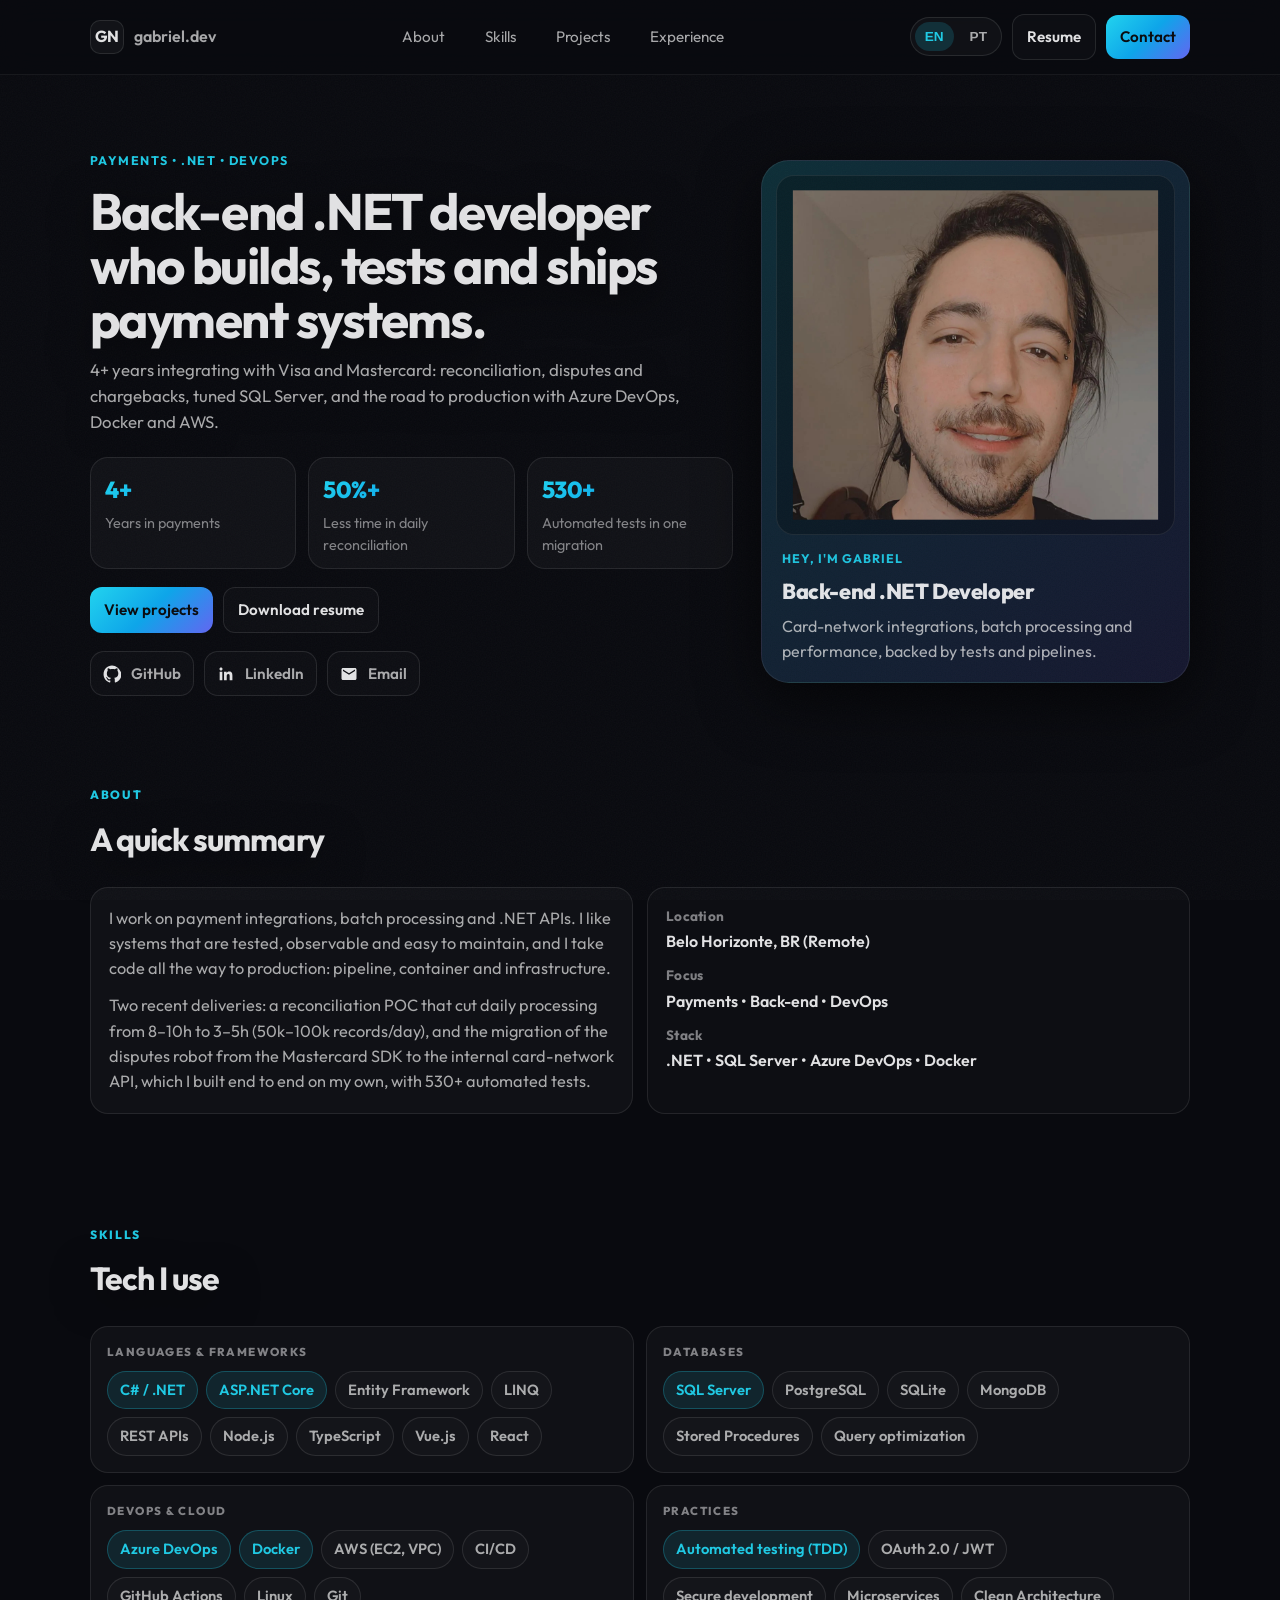
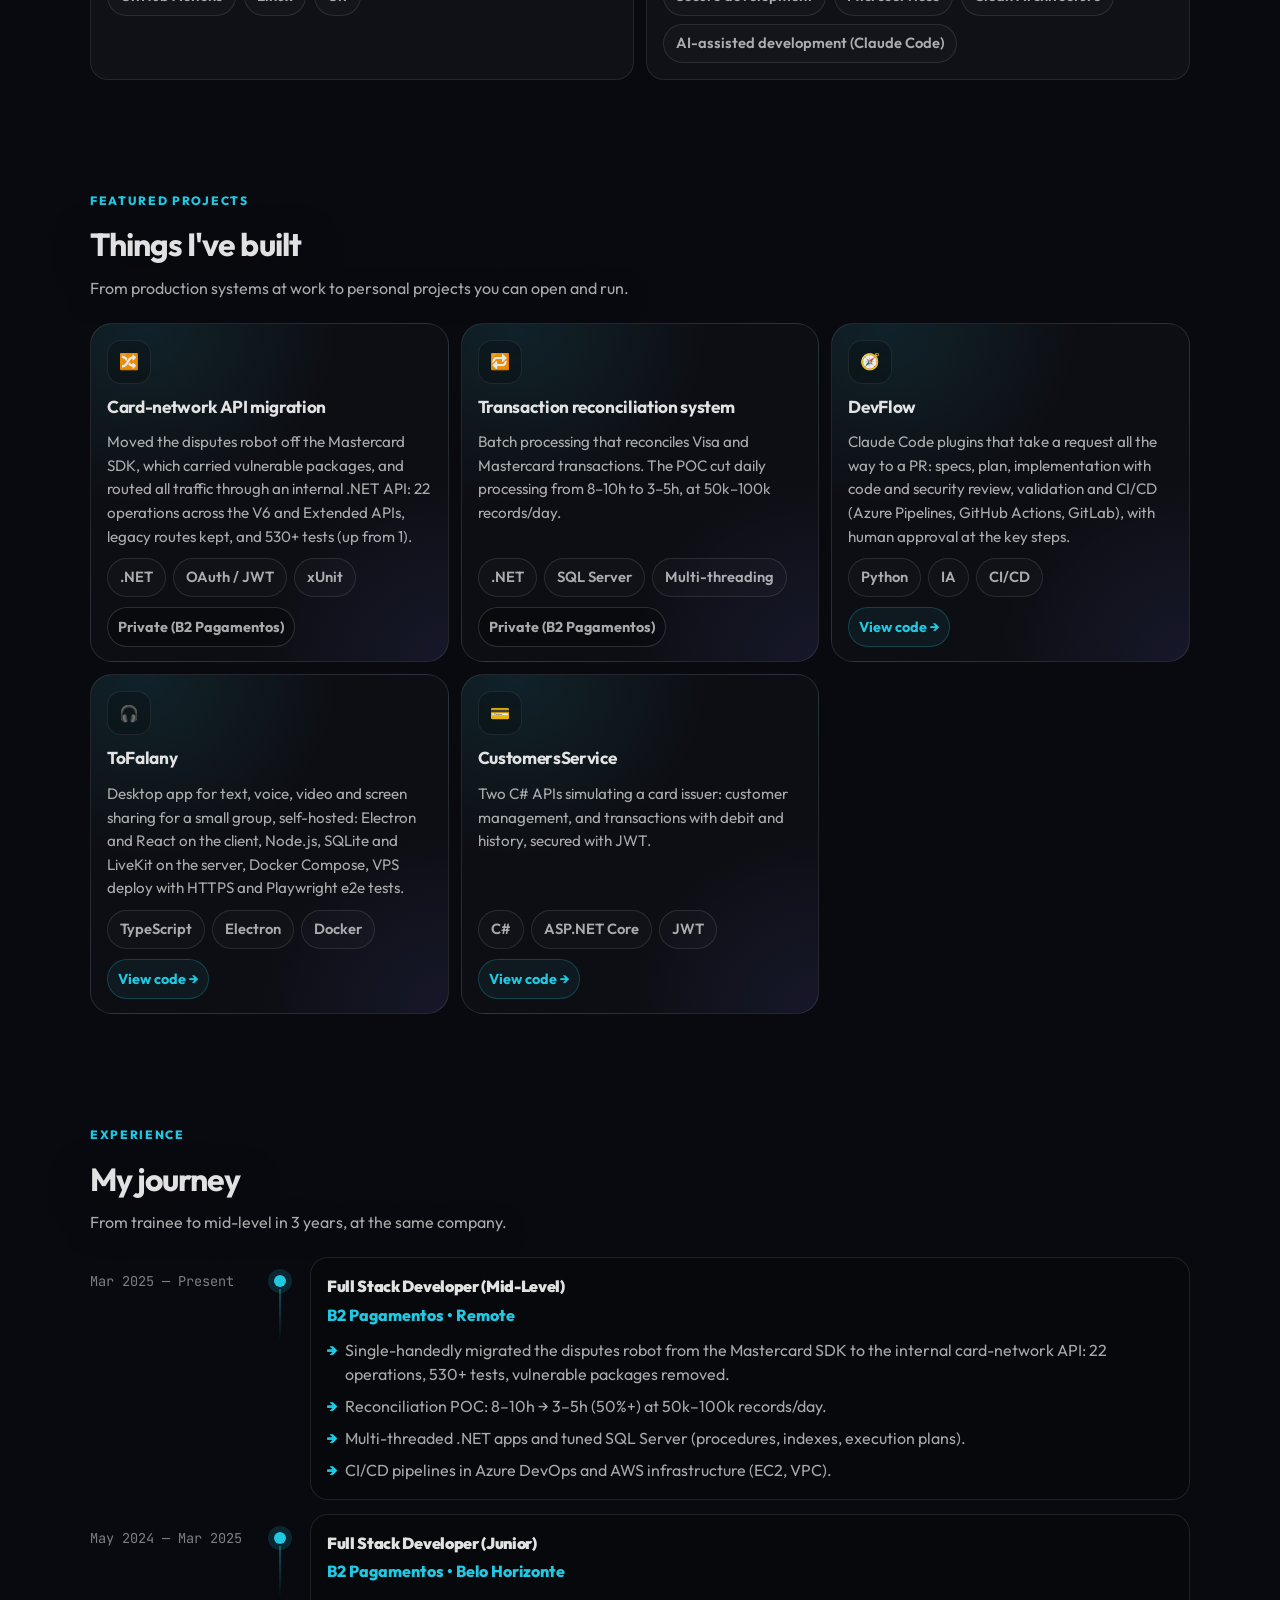
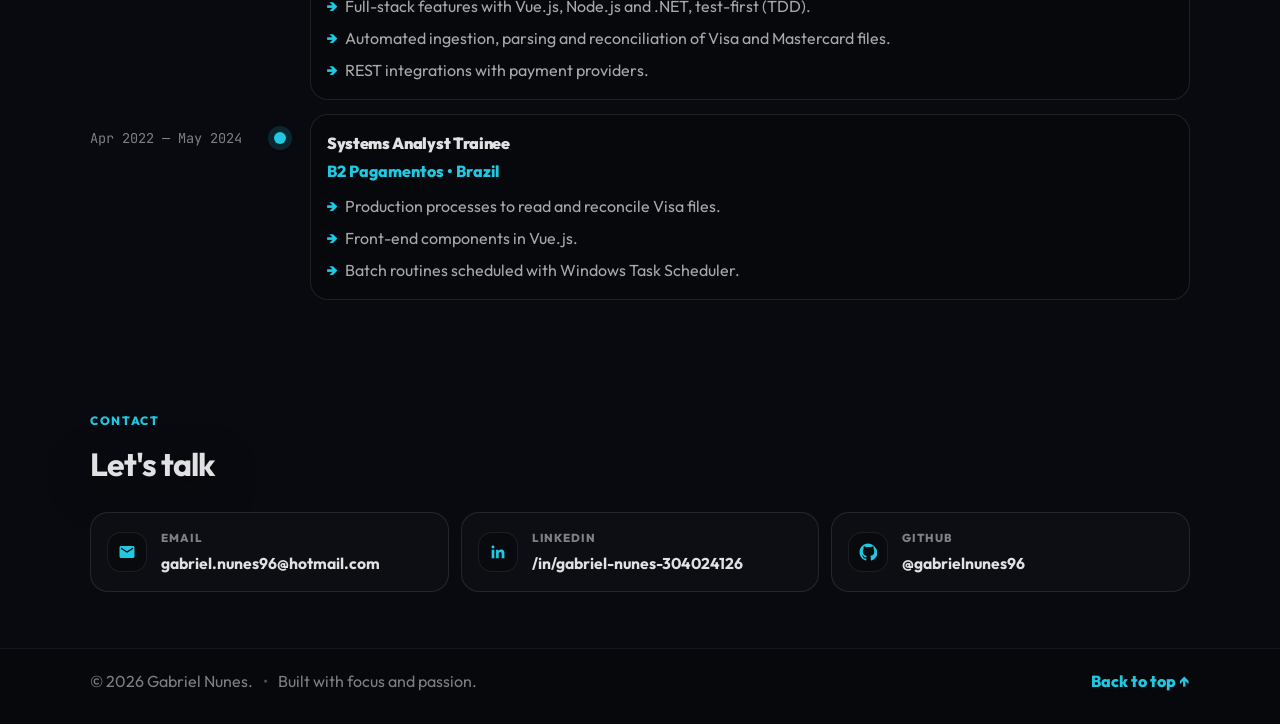
<file: index.html>
<!doctype html>
<html lang="pt-BR">
  <head>
    <meta charset="utf-8" />
    <meta name="viewport" content="width=device-width,initial-scale=1" />
    <meta name="color-scheme" content="dark light" />
    <title>Gabriel Nunes Campos — Desenvolvedor Back-end .NET</title>
    <meta
      name="description"
      content="Portfólio de Gabriel Nunes Campos — desenvolvedor back-end .NET com 4+ anos em meios de pagamento (Visa, Mastercard), SQL Server e Azure DevOps."
    />

    <link rel="preconnect" href="https://fonts.googleapis.com" />
    <link rel="preconnect" href="https://fonts.gstatic.com" crossorigin />
    <link
      href="https://fonts.googleapis.com/css2?family=Outfit:wght@300;400;500;600;700&family=JetBrains+Mono:wght@400;500&display=swap"
      rel="stylesheet"
    />

    <link rel="stylesheet" href="./assets/styles.css" />
  </head>
  <body>
    <div class="bg" aria-hidden="true">
      <canvas class="bg__canvas" id="bgCanvas"></canvas>
      <div class="bg__noise"></div>
    </div>

    <header class="topbar">
      <div class="container topbar__inner">
        <a class="brand" href="#top" aria-label="Home">
          <span class="brand__badge">GN</span>
          <span class="brand__text">gabriel.dev</span>
        </a>

        <nav class="nav" aria-label="Primary">
          <a class="nav__link" href="#about" data-i18n="nav.about">Sobre</a>
          <a class="nav__link" href="#skills" data-i18n="nav.skills">Skills</a>
          <a class="nav__link" href="#projects" data-i18n="nav.projects">Projetos</a>
          <a class="nav__link" href="#experience" data-i18n="nav.experience">Experiência</a>
        </nav>

        <div class="topbar__actions">
          <div class="lang" role="group" aria-label="Idioma">
            <button class="lang__btn" type="button" data-lang="en" aria-pressed="false">
              EN
            </button>
            <button class="lang__btn is-active" type="button" data-lang="pt" aria-pressed="true">
              PT
            </button>
          </div>
          <a
            class="btn btn--ghost"
            href="./resume/index.html?lang=pt"
            target="_blank"
            rel="noreferrer"
            data-i18n="nav.resume"
            data-resume-link
          >
            Currículo
          </a>
          <a class="btn btn--primary" href="#contact" data-i18n="nav.contact">Contato</a>
        </div>
      </div>
    </header>

    <main id="top">
      <section class="hero">
        <div class="container hero__inner">
          <div class="hero__copy">
            <div class="kicker" data-i18n="hero.kicker">Meios de pagamento • .NET • DevOps</div>
            <h1 class="hero__title" data-i18n="hero.title">
              Desenvolvedor back-end .NET que constrói, testa e coloca em produção sistemas de pagamento.
            </h1>
            <p class="hero__subtitle" data-i18n="hero.subtitle">
              4+ anos integrando com Visa e Mastercard: conciliação, disputas e chargeback, SQL Server
              otimizado e o caminho até a produção com Azure DevOps, Docker e AWS.
            </p>

            <div class="hero__stats" role="list">
              <div class="stat" role="listitem">
                <div class="stat__value">4+</div>
                <div class="stat__label" data-i18n="stats.years">Anos em meios de pagamento</div>
              </div>
              <div class="stat" role="listitem">
                <div class="stat__value">50%+</div>
                <div class="stat__label" data-i18n="stats.boost">Menos tempo na conciliação diária</div>
              </div>
              <div class="stat" role="listitem">
                <div class="stat__value">530+</div>
                <div class="stat__label" data-i18n="stats.tests">Testes automatizados numa migração</div>
              </div>
            </div>

            <div class="hero__cta">
              <a class="btn btn--primary" href="#projects" data-i18n="hero.ctaPrimary">
                Ver projetos
              </a>
              <a
                class="btn btn--ghost"
                href="./resume/Gabriel%20Nunes%20Campos%20%E2%80%94%20Curr%C3%ADculo%20-%20PT-BR.pdf"
                target="_blank"
                rel="noreferrer"
                data-i18n="hero.ctaSecondary"
                data-resume-download
              >
                Download currículo
              </a>
            </div>

            <div class="hero__chips" aria-label="Links">
              <a class="iconbtn" href="https://github.com/gabrielnunes96" target="_blank" rel="noreferrer">
                <span class="iconbtn__icon" aria-hidden="true">
                  <!-- GitHub -->
                  <svg viewBox="0 0 24 24" fill="currentColor">
                    <path
                      d="M12 .5C5.73.5.75 5.7.75 12.2c0 5.2 3.44 9.6 8.2 11.16.6.12.82-.27.82-.6 0-.3-.01-1.08-.02-2.12-3.34.75-4.04-1.67-4.04-1.67-.55-1.43-1.34-1.8-1.34-1.8-1.1-.78.08-.76.08-.76 1.22.09 1.86 1.3 1.86 1.3 1.08 1.92 2.83 1.36 3.52 1.04.11-.8.42-1.36.76-1.67-2.66-.32-5.46-1.38-5.46-6.13 0-1.36.46-2.47 1.22-3.34-.12-.31-.53-1.57.12-3.27 0 0 1-.33 3.3 1.27.96-.28 1.98-.42 3-.43 1.02.01 2.04.15 3 .43 2.3-1.6 3.3-1.27 3.3-1.27.65 1.7.24 2.96.12 3.27.76.87 1.22 1.98 1.22 3.34 0 4.77-2.8 5.8-5.47 6.12.43.39.81 1.15.81 2.31 0 1.67-.02 3.01-.02 3.42 0 .33.22.72.83.6 4.75-1.56 8.18-5.96 8.18-11.16C23.25 5.7 18.27.5 12 .5z"
                    />
                  </svg>
                </span>
                <span class="iconbtn__label">GitHub</span>
              </a>
              <a
                class="iconbtn"
                href="https://linkedin.com/in/gabriel-nunes-304024126"
                target="_blank"
                rel="noreferrer"
              >
                <span class="iconbtn__icon" aria-hidden="true">
                  <!-- LinkedIn -->
                  <svg viewBox="0 0 24 24" fill="currentColor">
                    <path
                      d="M20.45 20.45h-3.55v-5.55c0-1.32-.02-3.02-1.84-3.02-1.84 0-2.12 1.44-2.12 2.93v5.64H9.4V9h3.41v1.56h.05c.47-.9 1.64-1.84 3.38-1.84 3.62 0 4.29 2.38 4.29 5.47v6.26zM5.34 7.43c-1.14 0-2.06-.93-2.06-2.06 0-1.14.92-2.06 2.06-2.06 1.14 0 2.06.92 2.06 2.06 0 1.13-.92 2.06-2.06 2.06zM7.12 20.45H3.56V9h3.56v11.45z"
                    />
                  </svg>
                </span>
                <span class="iconbtn__label">LinkedIn</span>
              </a>
              <a class="iconbtn" href="mailto:gabriel.nunes96@hotmail.com">
                <span class="iconbtn__icon" aria-hidden="true">
                  <!-- Mail -->
                  <svg viewBox="0 0 24 24" fill="currentColor">
                    <path
                      d="M20 4H4c-1.1 0-2 .9-2 2v12c0 1.1.9 2 2 2h16c1.1 0 2-.9 2-2V6c0-1.1-.9-2-2-2zm0 4-8 5-8-5V6l8 5 8-5v2z"
                    />
                  </svg>
                </span>
                <span class="iconbtn__label" data-i18n="hero.email">E-mail</span>
              </a>
            </div>
          </div>

          <div class="hero__card" aria-label="Foto e resumo">
            <div class="avatar">
              <img
                src="./me/1-22939781.jpg"
                alt="Foto de Gabriel Nunes Campos"
                loading="lazy"
                onerror="this.remove(); document.getElementById('avatarFallback').style.display='grid';"
              />
              <div id="avatarFallback" class="avatar__fallback" aria-hidden="true">GN</div>
            </div>

            <div class="hero__meta">
              <div class="hero__hello" data-i18n="hero.hello">Olá, eu sou o Gabriel</div>
              <div class="hero__role" data-i18n="hero.role">Desenvolvedor Back-end .NET</div>
              <div class="hero__mini" data-i18n="hero.mini">
                Integrações com bandeiras, processamento em lote e performance, com testes e pipeline.
              </div>
            </div>
          </div>
        </div>
      </section>

      <section id="about" class="section">
        <div class="container">
          <div class="section__head">
            <div class="section__kicker" data-i18n="about.kicker">Sobre</div>
            <h2 class="section__title" data-i18n="about.title">Um resumo rápido</h2>
          </div>
          <div class="grid2">
            <div class="card">
              <p class="prose" data-i18n="about.p1">
                Trabalho com integrações de pagamento, processamento em lote e APIs .NET. Gosto de sistemas
                testados, observáveis e fáceis de manter, e de levar o código até a produção: pipeline,
                container e infraestrutura.
              </p>
              <p class="prose" data-i18n="about.p2">
                Duas entregas recentes: a POC de conciliação que reduziu o processamento diário de 8–10h
                para 3–5h (50k–100k registros/dia), e a migração do robô de disputas do SDK da Mastercard
                para a API de bandeira interna, que fiz sozinho de ponta a ponta, com 530+ testes automatizados.
              </p>
            </div>
            <div class="card card--soft">
              <div class="facts">
                <div class="fact">
                  <div class="fact__label" data-i18n="about.fact1Label">Localização</div>
                  <div class="fact__value">Belo Horizonte, BR (Remote)</div>
                </div>
                <div class="fact">
                  <div class="fact__label" data-i18n="about.fact2Label">Foco</div>
                  <div class="fact__value" data-i18n="about.fact2Value">Pagamentos • Back-end • DevOps</div>
                </div>
                <div class="fact">
                  <div class="fact__label" data-i18n="about.fact3Label">Stack</div>
                  <div class="fact__value">.NET • SQL Server • Azure DevOps • Docker</div>
                </div>
              </div>
            </div>
          </div>
        </div>
      </section>

      <section id="skills" class="section">
        <div class="container">
          <div class="section__head">
            <div class="section__kicker" data-i18n="skills.kicker">Skills</div>
            <h2 class="section__title" data-i18n="skills.title">Tecnologias que uso</h2>
          </div>

          <div class="skills">
            <div class="skillbox">
              <div class="skillbox__title" data-i18n="skills.langs">Linguagens & Frameworks</div>
              <div class="chips">
                <span class="chip chip--primary">C# / .NET</span>
                <span class="chip chip--primary">ASP.NET Core</span>
                <span class="chip">Entity Framework</span>
                <span class="chip">LINQ</span>
                <span class="chip">REST APIs</span>
                <span class="chip">Node.js</span>
                <span class="chip">TypeScript</span>
                <span class="chip">Vue.js</span>
                <span class="chip">React</span>
              </div>
            </div>
            <div class="skillbox">
              <div class="skillbox__title" data-i18n="skills.db">Banco de dados</div>
              <div class="chips">
                <span class="chip chip--primary">SQL Server</span>
                <span class="chip">PostgreSQL</span>
                <span class="chip">SQLite</span>
                <span class="chip">MongoDB</span>
                <span class="chip">Stored Procedures</span>
                <span class="chip" data-i18n="skills.queryOpt">Otimização de queries</span>
              </div>
            </div>
            <div class="skillbox">
              <div class="skillbox__title" data-i18n="skills.devops">DevOps & Cloud</div>
              <div class="chips">
                <span class="chip chip--primary">Azure DevOps</span>
                <span class="chip chip--primary">Docker</span>
                <span class="chip">AWS (EC2, VPC)</span>
                <span class="chip">CI/CD</span>
                <span class="chip">GitHub Actions</span>
                <span class="chip">Linux</span>
                <span class="chip">Git</span>
              </div>
            </div>
            <div class="skillbox">
              <div class="skillbox__title" data-i18n="skills.practice">Práticas</div>
              <div class="chips">
                <span class="chip chip--primary" data-i18n="skills.tests">Testes automatizados (TDD)</span>
                <span class="chip">OAuth 2.0 / JWT</span>
                <span class="chip" data-i18n="skills.secure">Desenvolvimento seguro</span>
                <span class="chip" data-i18n="skills.micro">Microsserviços</span>
                <span class="chip">Clean Architecture</span>
                <span class="chip" data-i18n="skills.ai">IA no desenvolvimento (Claude Code)</span>
              </div>
            </div>
          </div>
        </div>
      </section>

      <section id="projects" class="section">
        <div class="container">
          <div class="section__head">
            <div class="section__kicker" data-i18n="projects.kicker">Projetos em destaque</div>
            <h2 class="section__title" data-i18n="projects.title">O que construí</h2>
            <p class="section__subtitle" data-i18n="projects.subtitle">
              Uma seleção de projetos em que trabalhei, de experimentos pessoais a sistemas em produção.
            </p>
          </div>

          <div class="cards">
            <article class="pcard">
              <div class="pcard__icon">🔀</div>
              <h3 class="pcard__title" data-i18n="projects.migra.title">Migração para a API de bandeira</h3>
              <p class="pcard__desc" data-i18n="projects.migra.desc">
                Tirei o robô de disputas do SDK da Mastercard, que tinha pacotes vulneráveis, e passei toda a comunicação para uma API .NET interna: 22 operações nas APIs V6 e Extended, rotas antigas mantidas e 530+ testes (antes, 1).
              </p>
              <div class="chips chips--tight">
                <span class="chip">.NET</span>
                <span class="chip">OAuth / JWT</span>
                <span class="chip">xUnit</span>
              </div>
              <div class="pcard__footer">
                <span class="pill pill--locked" data-i18n="projects.private">Privado (B2 Pagamentos)</span>
              </div>
            </article>
            <article class="pcard">
              <div class="pcard__icon">🔁</div>
              <h3 class="pcard__title" data-i18n="projects.recon.title">Sistema de conciliação de transações</h3>
              <p class="pcard__desc" data-i18n="projects.recon.desc">
                Processamento em lote que concilia transações Visa e Mastercard. A POC reduziu o tempo diário de 8–10h para 3–5h, com 50k–100k registros/dia.
              </p>
              <div class="chips chips--tight">
                <span class="chip">.NET</span>
                <span class="chip">SQL Server</span>
                <span class="chip">Multi-threading</span>
              </div>
              <div class="pcard__footer">
                <span class="pill pill--locked" data-i18n="projects.private">Privado (B2 Pagamentos)</span>
              </div>
            </article>
            <article class="pcard">
              <div class="pcard__icon">🧭</div>
              <h3 class="pcard__title">DevFlow</h3>
              <p class="pcard__desc" data-i18n="projects.devflow.desc">
                Plugins para o Claude Code que levam uma demanda até o PR: especificação, plano, implementação com revisão de código e de segurança, validação e CI/CD (Azure Pipelines, GitHub Actions, GitLab), sempre com aprovação humana nos pontos-chave.
              </p>
              <div class="chips chips--tight">
                <span class="chip">Python</span>
                <span class="chip">IA</span>
                <span class="chip">CI/CD</span>
              </div>
              <div class="pcard__footer">
                <a class="pill pill--link" href="https://github.com/gabrielnunes96/dev-flow" target="_blank" rel="noreferrer" data-i18n="projects.code">Ver código →</a>
              </div>
            </article>
            <article class="pcard">
              <div class="pcard__icon">🎧</div>
              <h3 class="pcard__title">ToFalany</h3>
              <p class="pcard__desc" data-i18n="projects.tofalany.desc">
                App desktop de texto, voz, vídeo e tela para um grupo pequeno, com servidor próprio: Electron e React no cliente, Node.js, SQLite e LiveKit no servidor, Docker Compose, deploy em VPS com HTTPS e testes e2e com Playwright.
              </p>
              <div class="chips chips--tight">
                <span class="chip">TypeScript</span>
                <span class="chip">Electron</span>
                <span class="chip">Docker</span>
              </div>
              <div class="pcard__footer">
                <a class="pill pill--link" href="https://github.com/gabrielnunes96/tofalany" target="_blank" rel="noreferrer" data-i18n="projects.code">Ver código →</a>
              </div>
            </article>
            <article class="pcard">
              <div class="pcard__icon">💳</div>
              <h3 class="pcard__title">CustomersService</h3>
              <p class="pcard__desc" data-i18n="projects.customers.desc">
                Duas APIs em C# que simulam um emissor de cartão: cadastro de clientes, e transações com débito e histórico, protegidas com JWT.
              </p>
              <div class="chips chips--tight">
                <span class="chip">C#</span>
                <span class="chip">ASP.NET Core</span>
                <span class="chip">JWT</span>
              </div>
              <div class="pcard__footer">
                <a class="pill pill--link" href="https://github.com/gabrielnunes96/CustomersService" target="_blank" rel="noreferrer" data-i18n="projects.code">Ver código →</a>
              </div>
            </article>
          </div>
        </div>
      </section>

      <section id="experience" class="section section--gradient">
        <div class="container">
          <div class="section__head">
            <div class="section__kicker" data-i18n="exp.kicker">Experiência</div>
            <h2 class="section__title" data-i18n="exp.title">Minha jornada</h2>
            <p class="section__subtitle" data-i18n="exp.subtitle">
              De trainee a pleno em 3 anos, na mesma empresa.
            </p>
          </div>

          <div class="timeline">
            <div class="trow">
              <div class="trow__when" data-i18n="exp.mid.when">Mar 2025 — Atual</div>
              <div class="trow__dot" aria-hidden="true"></div>
              <div class="trow__card">
                <div class="trow__title" data-i18n="exp.mid.title">Desenvolvedor Full Stack Pleno</div>
                <div class="trow__company" data-i18n="exp.mid.company">B2 Pagamentos • Remoto</div>
                <ul class="trow__list">
                  <li data-i18n="exp.mid.li1">Migrei sozinho o robô de disputas do SDK da Mastercard para a API de bandeira interna: 22 operações, 530+ testes e pacotes vulneráveis removidos.</li>
                  <li data-i18n="exp.mid.li2">POC de conciliação: 8–10h → 3–5h (50%+) com 50k–100k registros/dia.</li>
                  <li data-i18n="exp.mid.li3">Apps .NET multi-threaded e SQL Server otimizado (procedures, índices, planos de execução).</li>
                  <li data-i18n="exp.mid.li4">Pipelines CI/CD no Azure DevOps e infraestrutura AWS (EC2, VPC).</li>
                </ul>
              </div>
            </div>
            <div class="trow">
              <div class="trow__when" data-i18n="exp.jr.when">Mai 2024 — Mar 2025</div>
              <div class="trow__dot" aria-hidden="true"></div>
              <div class="trow__card">
                <div class="trow__title" data-i18n="exp.jr.title">Desenvolvedor Full Stack Júnior</div>
                <div class="trow__company" data-i18n="exp.jr.company">B2 Pagamentos • Belo Horizonte</div>
                <ul class="trow__list">
                  <li data-i18n="exp.jr.li1">Features full-stack com Vue.js, Node.js e .NET, com testes desde o início (TDD).</li>
                  <li data-i18n="exp.jr.li2">Automação de ingestão, parsing e conciliação de arquivos Visa e Mastercard.</li>
                  <li data-i18n="exp.jr.li3">Integrações REST com provedores de pagamento.</li>
                </ul>
              </div>
            </div>
            <div class="trow">
              <div class="trow__when" data-i18n="exp.tr.when">Abr 2022 — Mai 2024</div>
              <div class="trow__dot" aria-hidden="true"></div>
              <div class="trow__card">
                <div class="trow__title" data-i18n="exp.tr.title">Analista de Sistemas Trainee</div>
                <div class="trow__company" data-i18n="exp.tr.company">B2 Pagamentos • Brasil</div>
                <ul class="trow__list">
                  <li data-i18n="exp.tr.li1">Processos de leitura e conciliação de arquivos Visa em produção.</li>
                  <li data-i18n="exp.tr.li2">Componentes front-end em Vue.js.</li>
                  <li data-i18n="exp.tr.li3">Rotinas em lote agendadas no Windows Task Scheduler.</li>
                </ul>
              </div>
            </div>
          </div>
        </div>
      </section>

      <section id="contact" class="section">
        <div class="container">
          <div class="section__head">
            <div class="section__kicker" data-i18n="contact.kicker">Contato</div>
            <h2 class="section__title" data-i18n="contact.title">Vamos conversar</h2>
          </div>

          <div class="contact">
            <a class="contact__tile" href="mailto:gabriel.nunes96@hotmail.com">
              <div class="contact__icon" aria-hidden="true">
                <svg viewBox="0 0 24 24" fill="currentColor">
                  <path
                    d="M20 4H4c-1.1 0-2 .9-2 2v12c0 1.1.9 2 2 2h16c1.1 0 2-.9 2-2V6c0-1.1-.9-2-2-2zm0 4-8 5-8-5V6l8 5 8-5v2z"
                  />
                </svg>
              </div>
              <div class="contact__body">
                <div class="contact__label" data-i18n="contact.emailLabel">E-mail</div>
                <div class="contact__value">gabriel.nunes96@hotmail.com</div>
              </div>
            </a>
            <a
              class="contact__tile"
              href="https://linkedin.com/in/gabriel-nunes-304024126"
              target="_blank"
              rel="noreferrer"
            >
              <div class="contact__icon" aria-hidden="true">
                <svg viewBox="0 0 24 24" fill="currentColor">
                  <path
                    d="M20.45 20.45h-3.55v-5.55c0-1.32-.02-3.02-1.84-3.02-1.84 0-2.12 1.44-2.12 2.93v5.64H9.4V9h3.41v1.56h.05c.47-.9 1.64-1.84 3.38-1.84 3.62 0 4.29 2.38 4.29 5.47v6.26zM5.34 7.43c-1.14 0-2.06-.93-2.06-2.06 0-1.14.92-2.06 2.06-2.06 1.14 0 2.06.92 2.06 2.06 0 1.13-.92 2.06-2.06 2.06zM7.12 20.45H3.56V9h3.56v11.45z"
                  />
                </svg>
              </div>
              <div class="contact__body">
                <div class="contact__label">LinkedIn</div>
                <div class="contact__value">/in/gabriel-nunes-304024126</div>
              </div>
            </a>
            <a
              class="contact__tile"
              href="https://github.com/gabrielnunes96"
              target="_blank"
              rel="noreferrer"
            >
              <div class="contact__icon" aria-hidden="true">
                <svg viewBox="0 0 24 24" fill="currentColor">
                  <path
                    d="M12 .5C5.73.5.75 5.7.75 12.2c0 5.2 3.44 9.6 8.2 11.16.6.12.82-.27.82-.6 0-.3-.01-1.08-.02-2.12-3.34.75-4.04-1.67-4.04-1.67-.55-1.43-1.34-1.8-1.34-1.8-1.1-.78.08-.76.08-.76 1.22.09 1.86 1.3 1.86 1.3 1.08 1.92 2.83 1.36 3.52 1.04.11-.8.42-1.36.76-1.67-2.66-.32-5.46-1.38-5.46-6.13 0-1.36.46-2.47 1.22-3.34-.12-.31-.53-1.57.12-3.27 0 0 1-.33 3.3 1.27.96-.28 1.98-.42 3-.43 1.02.01 2.04.15 3 .43 2.3-1.6 3.3-1.27 3.3-1.27.65 1.7.24 2.96.12 3.27.76.87 1.22 1.98 1.22 3.34 0 4.77-2.8 5.8-5.47 6.12.43.39.81 1.15.81 2.31 0 1.67-.02 3.01-.02 3.42 0 .33.22.72.83.6 4.75-1.56 8.18-5.96 8.18-11.16C23.25 5.7 18.27.5 12 .5z"
                  />
                </svg>
              </div>
              <div class="contact__body">
                <div class="contact__label">GitHub</div>
                <div class="contact__value">@gabrielnunes96</div>
              </div>
            </a>
          </div>
        </div>
      </section>
    </main>

    <footer class="footer">
      <div class="container footer__inner">
        <div class="footer__left">
          <span>© <span id="year"></span> Gabriel Nunes.</span>
          <span class="footer__sep">•</span>
          <span data-i18n="footer.built">Built with focus and passion.</span>
        </div>
        <a class="footer__top" href="#top" data-i18n="footer.top">Voltar ao topo ↑</a>
      </div>
    </footer>

    <script src="./assets/main.js"></script>
  </body>
</html>
</file>
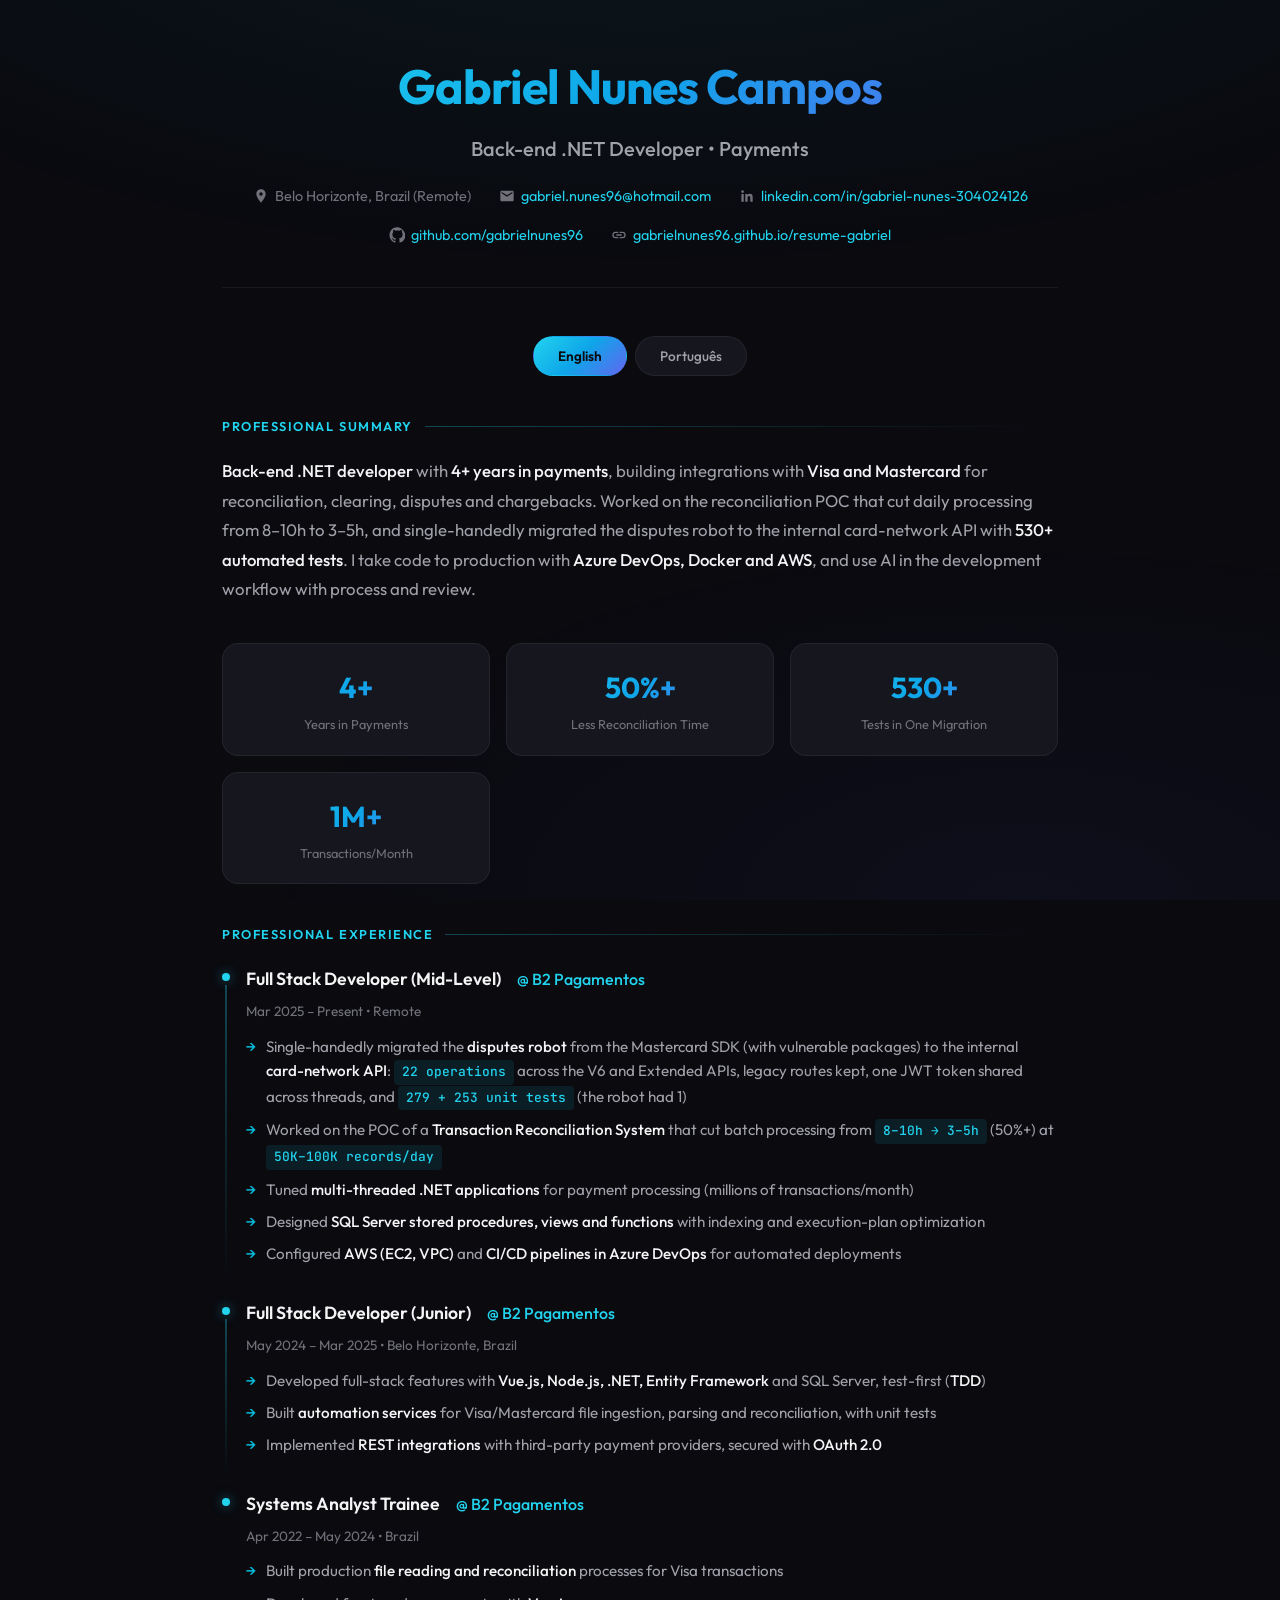
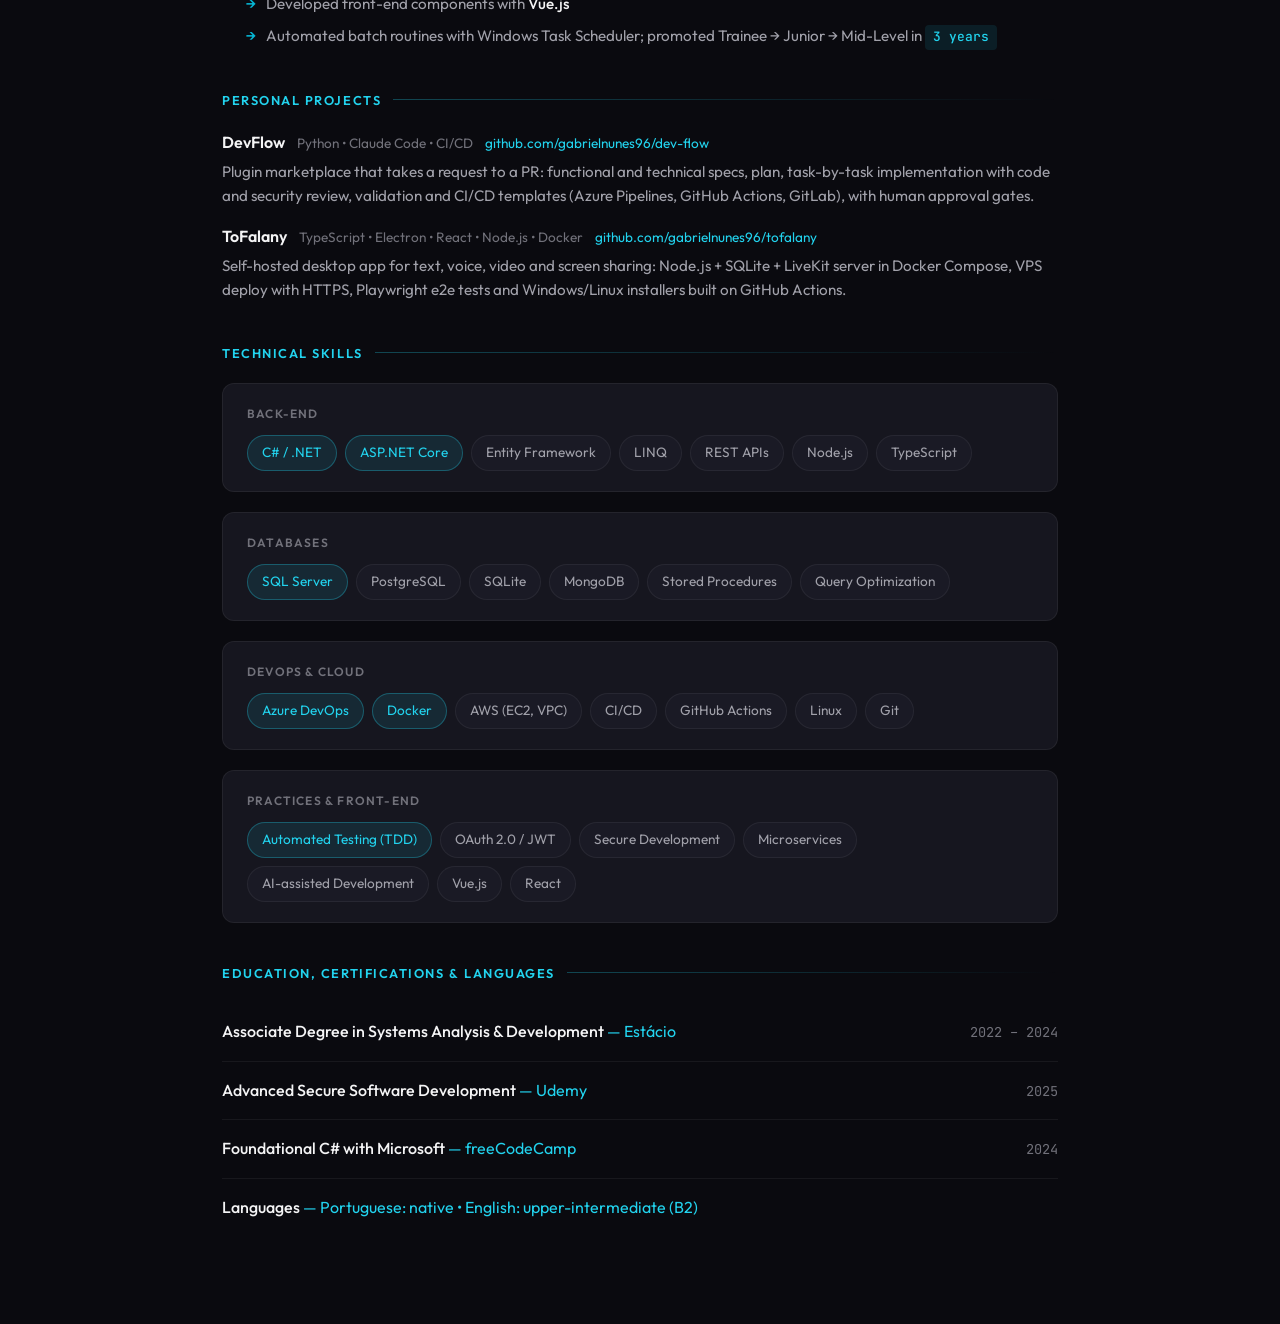
<file: resume/index.html>
<!DOCTYPE html>
<html lang="en">
<head>
  <meta charset="UTF-8" />
  <meta name="viewport" content="width=device-width, initial-scale=1.0" />
  <title>Gabriel Nunes Campos — Back-end .NET Developer</title>
  <link rel="preconnect" href="https://fonts.googleapis.com">
  <link rel="preconnect" href="https://fonts.gstatic.com" crossorigin>
  <link href="https://fonts.googleapis.com/css2?family=Outfit:wght@300;400;500;600;700&family=JetBrains+Mono:wght@400;500&display=swap" rel="stylesheet">
  <style>
    :root {
      --bg-primary: #0a0a0f;
      --bg-secondary: #12121a;
      --bg-card: #16161f;
      --bg-elevated: #1a1a25;
      --text-primary: #f4f4f5;
      --text-secondary: #a1a1aa;
      --text-muted: #71717a;
      --accent-primary: #22d3ee;
      --accent-secondary: #06b6d4;
      --accent-gradient: linear-gradient(135deg, #22d3ee 0%, #0ea5e9 50%, #6366f1 100%);
      --border-subtle: rgba(255,255,255,0.06);
      --border-accent: rgba(34,211,238,0.3);
      --success: #10b981;
      --glow: 0 0 60px rgba(34,211,238,0.15);
    }

    * {
      box-sizing: border-box;
      margin: 0;
      padding: 0;
    }

    html {
      scroll-behavior: smooth;
    }

    body {
      font-family: 'Outfit', system-ui, -apple-system, sans-serif;
      background: var(--bg-primary);
      color: var(--text-primary);
      line-height: 1.6;
      min-height: 100vh;
    }

    /* Animated background */
    .bg-pattern {
      position: fixed;
      inset: 0;
      background: 
        radial-gradient(ellipse 80% 50% at 50% -20%, rgba(34,211,238,0.08), transparent),
        radial-gradient(ellipse 60% 40% at 80% 100%, rgba(99,102,241,0.06), transparent);
      pointer-events: none;
      z-index: 0;
    }

    .container {
      position: relative;
      z-index: 1;
      max-width: 900px;
      margin: 0 auto;
      padding: 48px 32px;
    }

    /* Header */
    .header {
      text-align: center;
      margin-bottom: 48px;
      padding-bottom: 40px;
      border-bottom: 1px solid var(--border-subtle);
    }

    .header__name {
      font-size: clamp(2.2rem, 5vw, 3rem);
      font-weight: 700;
      letter-spacing: -0.02em;
      background: var(--accent-gradient);
      -webkit-background-clip: text;
      -webkit-text-fill-color: transparent;
      background-clip: text;
      margin-bottom: 8px;
    }

    .header__title {
      font-size: 1.25rem;
      font-weight: 500;
      color: var(--text-secondary);
      margin-bottom: 20px;
    }

    .header__contact {
      display: flex;
      flex-wrap: wrap;
      justify-content: center;
      gap: 16px 28px;
      font-size: 0.9rem;
      color: var(--text-muted);
    }

    .header__contact a {
      color: var(--accent-primary);
      text-decoration: none;
      transition: color 0.2s;
    }

    .header__contact a:hover {
      color: var(--text-primary);
    }

    .header__contact-item {
      display: flex;
      align-items: center;
      gap: 6px;
    }

    .header__contact-item svg {
      width: 16px;
      height: 16px;
      flex: 0 0 16px;
      color: var(--text-muted);
    }

    /* Language Switch */
    .lang-switch {
      display: flex;
      justify-content: center;
      gap: 8px;
      margin-bottom: 40px;
    }

    .lang-switch button {
      padding: 10px 24px;
      border: 1px solid var(--border-subtle);
      border-radius: 100px;
      background: var(--bg-card);
      color: var(--text-secondary);
      font-family: inherit;
      font-size: 0.85rem;
      font-weight: 500;
      cursor: pointer;
      transition: all 0.25s ease;
    }

    .lang-switch button:hover {
      border-color: var(--border-accent);
      color: var(--text-primary);
    }

    .lang-switch button.active {
      background: var(--accent-gradient);
      color: var(--bg-primary);
      border-color: transparent;
      font-weight: 600;
    }

    /* Sections */
    section {
      margin-bottom: 40px;
    }

    .section-title {
      display: flex;
      align-items: center;
      gap: 12px;
      font-size: 0.8rem;
      font-weight: 600;
      text-transform: uppercase;
      letter-spacing: 0.12em;
      color: var(--accent-primary);
      margin-bottom: 20px;
    }

    .section-title::after {
      content: '';
      flex: 1;
      height: 1px;
      background: linear-gradient(90deg, var(--border-accent), transparent);
    }

    /* Summary */
    .summary {
      font-size: 1.05rem;
      color: var(--text-secondary);
      line-height: 1.75;
    }

    .summary strong {
      color: var(--text-primary);
      font-weight: 500;
    }

    /* Highlights */
    .highlights {
      display: grid;
      grid-template-columns: repeat(auto-fit, minmax(200px, 1fr));
      gap: 16px;
      margin-bottom: 40px;
    }

    .highlight-card {
      background: var(--bg-card);
      border: 1px solid var(--border-subtle);
      border-radius: 16px;
      padding: 20px 24px;
      text-align: center;
      transition: all 0.3s ease;
    }

    .highlight-card:hover {
      border-color: var(--border-accent);
      box-shadow: var(--glow);
      transform: translateY(-2px);
    }

    .highlight-card__value {
      font-size: 1.8rem;
      font-weight: 700;
      background: var(--accent-gradient);
      -webkit-background-clip: text;
      -webkit-text-fill-color: transparent;
      background-clip: text;
    }

    .highlight-card__label {
      font-size: 0.8rem;
      color: var(--text-muted);
      margin-top: 4px;
    }

    /* Experience */
    .job {
      position: relative;
      padding-left: 24px;
      margin-bottom: 32px;
    }

    .job::before {
      content: '';
      position: absolute;
      left: 0;
      top: 8px;
      width: 8px;
      height: 8px;
      border-radius: 50%;
      background: var(--accent-primary);
      box-shadow: 0 0 12px rgba(34,211,238,0.5);
    }

    .job::after {
      content: '';
      position: absolute;
      left: 3px;
      top: 20px;
      bottom: -20px;
      width: 2px;
      background: linear-gradient(180deg, var(--border-accent), transparent);
    }

    .job:last-child::after {
      display: none;
    }

    .job__header {
      display: flex;
      flex-wrap: wrap;
      align-items: baseline;
      gap: 8px 16px;
      margin-bottom: 8px;
    }

    .job__title {
      font-size: 1.1rem;
      font-weight: 600;
      color: var(--text-primary);
    }

    .job__company {
      color: var(--accent-primary);
      font-weight: 500;
    }

    .job__meta {
      font-size: 0.85rem;
      color: var(--text-muted);
      margin-bottom: 12px;
    }

    .job__list {
      list-style: none;
    }

    .job__list li {
      position: relative;
      padding-left: 20px;
      margin-bottom: 8px;
      color: var(--text-secondary);
      font-size: 0.95rem;
    }

    .job__list li::before {
      content: '→';
      position: absolute;
      left: 0;
      color: var(--accent-secondary);
      font-weight: 500;
    }

    .job__list strong {
      color: var(--text-primary);
      font-weight: 500;
    }

    .metric {
      display: inline-block;
      background: rgba(34,211,238,0.1);
      color: var(--accent-primary);
      padding: 2px 8px;
      border-radius: 4px;
      font-family: 'JetBrains Mono', monospace;
      font-size: 0.85em;
      font-weight: 500;
    }

    /* Skills */
    .skills-grid {
      display: grid;
      gap: 20px;
    }

    .skill-category {
      background: var(--bg-card);
      border: 1px solid var(--border-subtle);
      border-radius: 12px;
      padding: 20px 24px;
    }

    .skill-category__title {
      font-size: 0.75rem;
      font-weight: 600;
      text-transform: uppercase;
      letter-spacing: 0.1em;
      color: var(--text-muted);
      margin-bottom: 12px;
    }

    .skill-tags {
      display: flex;
      flex-wrap: wrap;
      gap: 8px;
    }

    .skill-tag {
      background: var(--bg-elevated);
      border: 1px solid var(--border-subtle);
      padding: 6px 14px;
      border-radius: 100px;
      font-size: 0.85rem;
      color: var(--text-secondary);
      transition: all 0.2s;
    }

    .skill-tag:hover {
      border-color: var(--border-accent);
      color: var(--accent-primary);
    }

    .skill-tag--primary {
      background: rgba(34,211,238,0.1);
      border-color: var(--border-accent);
      color: var(--accent-primary);
    }

    /* Education */
    .education-item {
      display: flex;
      justify-content: space-between;
      align-items: baseline;
      flex-wrap: wrap;
      gap: 8px;
      padding: 16px 0;
      border-bottom: 1px solid var(--border-subtle);
    }

    .education-item:last-child {
      border-bottom: none;
    }

    .education-item__title {
      font-weight: 500;
      color: var(--text-primary);
    }

    .education-item__school {
      color: var(--accent-primary);
    }

    .education-item__year {
      font-size: 0.85rem;
      color: var(--text-muted);
      font-family: 'JetBrains Mono', monospace;
    }

    /* Locale switching */
    .locale {
      display: none;
    }

    .locale.active {
      display: block;
      animation: fadeIn 0.3s ease-out;
    }

    @keyframes fadeIn {
      from { opacity: 0; transform: translateY(8px); }
      to { opacity: 1; transform: translateY(0); }
    }

    /* Projects */
    .project { margin-bottom: 16px; }
    .project__head { display: flex; flex-wrap: wrap; align-items: baseline; gap: 4px 12px; }
    .project__name { font-weight: 600; color: var(--text-primary); }
    .project__stack { font-size: 0.85rem; color: var(--text-muted); }
    .project__link { font-size: 0.85rem; color: var(--accent-primary); text-decoration: none; }
    .project__desc { color: var(--text-secondary); font-size: 0.95rem; margin-top: 4px; }

    /* Header text per language */
    html[lang="en"] .i-pt, html[lang="pt-BR"] .i-en { display: none; }

    /* Print styles */
    @page { size: A4; margin: 8mm 12mm 6mm; }
    @media print {
      * { -webkit-print-color-adjust: exact; print-color-adjust: exact; }
      body { background: white; color: #1a1a1a; font-size: 9.2pt; line-height: 1.34; }
      .bg-pattern, .lang-switch { display: none; }
      .locale.active { animation: none; }
      .container { max-width: 100%; padding: 0; }
      .header { margin-bottom: 12px; padding-bottom: 10px; border-color: #ddd; }
      .header__name { font-size: 20pt; margin-bottom: 0; background: none; -webkit-text-fill-color: #111; color: #111; }
      .header__title { font-size: 11pt; margin-bottom: 6px; color: #333; }
      .header__contact { gap: 2px 16px; font-size: 8.6pt; color: #444; }
      .header__contact-item svg { width: 11px; height: 11px; flex-basis: 11px; color: #666; }
      section { margin-bottom: 9px; }
      .section-title { font-size: 8.4pt; margin-bottom: 6px; color: #0e7490 !important; }
      .section-title::after { background: #cfe9ee; }
      .summary { font-size: 9.6pt; line-height: 1.45; color: #222; }
      .summary strong, .job__list strong { color: #111; font-weight: 600; }
      .highlights { grid-template-columns: repeat(4, 1fr); gap: 8px; margin-bottom: 8px; }
      .highlight-card { padding: 5px 8px; border-radius: 8px; border-color: #e3e3e3; background: #f7fafb; }
      .highlight-card__value { font-size: 13pt; background: none; -webkit-text-fill-color: #0e7490; color: #0e7490; }
      .highlight-card__label { font-size: 7.6pt; color: #555; margin-top: 0; }
      .job { margin-bottom: 9px; padding-left: 14px; break-inside: avoid; }
      .job::before { top: 6px; width: 6px; height: 6px; box-shadow: none; background: #0e7490; }
      .job::after { display: none; }
      .job__header { margin-bottom: 0; }
      .job__title { font-size: 10.4pt; color: #111; }
      .job__meta { font-size: 8.4pt; margin-bottom: 3px; color: #666; }
      .job__list li { font-size: 9.1pt; margin-bottom: 1px; padding-left: 14px; color: #222; }
      .metric { background: #e6f6f9; color: #0e7490; padding: 0 4px; font-size: 0.86em; }
      .project { margin-bottom: 6px; break-inside: avoid; }
      .project__name { color: #111; }
      .project__stack, .project__link { font-size: 8.4pt; }
      .project__desc { font-size: 9.1pt; margin-top: 1px; color: #222; }
      .skills-grid { grid-template-columns: 1fr; gap: 2px; }
      .skill-category { display: flex; gap: 8px; align-items: baseline; padding: 0; border: none; background: none; }
      .skill-category__title { flex: 0 0 34mm; font-size: 7.8pt; margin-bottom: 0; color: #555; }
      .skill-tags { display: block; font-size: 9.2pt; color: #222; }
      .skill-tag { display: inline; padding: 0; border: none; background: none; font-size: inherit; color: #222; }
      .skill-tag--primary { background: none; color: #111; font-weight: 600; }
      .skill-tag:not(:last-child)::after { content: " · "; color: #999; font-weight: 400; }
      .education-item { padding: 1px 0; border: none; }
      .education-item__title { color: #111; }
      .education-item__year { font-size: 8.4pt; }
      .job__company, .education-item__school, a { color: #0e7490 !important; text-decoration: none; }
    }

    /* Responsive */
    @media (max-width: 640px) {
      .container {
        padding: 32px 20px;
      }
      
      .header__contact {
        flex-direction: column;
        gap: 8px;
      }
      
      .highlights {
        grid-template-columns: 1fr 1fr;
      }
      
      .job__header {
        flex-direction: column;
        gap: 4px;
      }
    }
  </style>
</head>
<body>
  <div class="bg-pattern"></div>
  
  <div class="container">
    <header class="header">
      <h1 class="header__name">Gabriel Nunes Campos</h1>
      <p class="header__title"><span class="i-en">Back-end .NET Developer • Payments</span><span class="i-pt">Desenvolvedor Back-end .NET • Meios de pagamento</span></p>
      <div class="header__contact">
        <span class="header__contact-item">
          <svg viewBox="0 0 24 24" fill="currentColor" aria-hidden="true">
            <path d="M12 2C8.13 2 5 5.13 5 9c0 5.25 7 13 7 13s7-7.75 7-13c0-3.87-3.13-7-7-7zm0 9.5c-1.38 0-2.5-1.12-2.5-2.5S10.62 6.5 12 6.5s2.5 1.12 2.5 2.5S13.38 11.5 12 11.5z"/>
          </svg>
          <span class="i-en">Belo Horizonte, Brazil (Remote)</span><span class="i-pt">Belo Horizonte, MG (Remoto)</span>
        </span>
        <span class="header__contact-item">
          <svg viewBox="0 0 24 24" fill="currentColor" aria-hidden="true">
            <path d="M20 4H4c-1.1 0-2 .9-2 2v12c0 1.1.9 2 2 2h16c1.1 0 2-.9 2-2V6c0-1.1-.9-2-2-2zm0 4-8 5-8-5V6l8 5 8-5v2z"/>
          </svg>
          <a href="mailto:gabriel.nunes96@hotmail.com">gabriel.nunes96@hotmail.com</a>
        </span>
        <span class="header__contact-item">
          <svg viewBox="0 0 24 24" fill="currentColor" aria-hidden="true">
            <path d="M20.45 20.45h-3.55v-5.55c0-1.32-.02-3.02-1.84-3.02-1.84 0-2.12 1.44-2.12 2.93v5.64H9.4V9h3.41v1.56h.05c.47-.9 1.64-1.84 3.38-1.84 3.62 0 4.29 2.38 4.29 5.47v6.26zM5.34 7.43c-1.14 0-2.06-.93-2.06-2.06 0-1.14.92-2.06 2.06-2.06 1.14 0 2.06.92 2.06 2.06 0 1.13-.92 2.06-2.06 2.06zM7.12 20.45H3.56V9h3.56v11.45z"/>
          </svg>
          <a href="https://linkedin.com/in/gabriel-nunes-304024126" target="_blank" rel="noreferrer">linkedin.com/in/gabriel-nunes-304024126</a>
        </span>
        <span class="header__contact-item">
          <svg viewBox="0 0 24 24" fill="currentColor" aria-hidden="true">
            <path d="M12 .5C5.73.5.75 5.7.75 12.2c0 5.2 3.44 9.6 8.2 11.16.6.12.82-.27.82-.6 0-.3-.01-1.08-.02-2.12-3.34.75-4.04-1.67-4.04-1.67-.55-1.43-1.34-1.8-1.34-1.8-1.1-.78.08-.76.08-.76 1.22.09 1.86 1.3 1.86 1.3 1.08 1.92 2.83 1.36 3.52 1.04.11-.8.42-1.36.76-1.67-2.66-.32-5.46-1.38-5.46-6.13 0-1.36.46-2.47 1.22-3.34-.12-.31-.53-1.57.12-3.27 0 0 1-.33 3.3 1.27.96-.28 1.98-.42 3-.43 1.02.01 2.04.15 3 .43 2.3-1.6 3.3-1.27 3.3-1.27.65 1.7.24 2.96.12 3.27.76.87 1.22 1.98 1.22 3.34 0 4.77-2.8 5.8-5.47 6.12.43.39.81 1.15.81 2.31 0 1.67-.02 3.01-.02 3.42 0 .33.22.72.83.6 4.75-1.56 8.18-5.96 8.18-11.16C23.25 5.7 18.27.5 12 .5z"/>
          </svg>
          <a href="https://github.com/gabrielnunes96" target="_blank" rel="noreferrer">github.com/gabrielnunes96</a>
        </span>
        <span class="header__contact-item">
          <svg viewBox="0 0 24 24" fill="currentColor" aria-hidden="true">
            <path d="M3.9 12a3.1 3.1 0 0 1 3.1-3.1h4V7H7a5 5 0 0 0 0 10h4v-1.9H7A3.1 3.1 0 0 1 3.9 12zM8 13h8v-2H8v2zm9-6h-4v1.9h4a3.1 3.1 0 0 1 0 6.2h-4V17h4a5 5 0 0 0 0-10z"/>
          </svg>
          <a href="https://gabrielnunes96.github.io/resume-gabriel/" target="_blank" rel="noreferrer">gabrielnunes96.github.io/resume-gabriel</a>
        </span>
      </div>
    </header>

    <div class="lang-switch">
      <button id="btn-en" class="active" aria-pressed="true">English</button>
      <button id="btn-pt" aria-pressed="false">Português</button>
    </div>

    <!-- ═══════════════ ENGLISH ═══════════════ -->
    <main id="en" class="locale active" lang="en">

      <section>
        <h2 class="section-title">Professional Summary</h2>
        <p class="summary"><strong>Back-end .NET developer</strong> with <strong>4+ years in payments</strong>, building integrations with <strong>Visa and Mastercard</strong> for reconciliation, clearing, disputes and chargebacks. Worked on the reconciliation POC that cut daily processing from 8–10h to 3–5h, and single-handedly migrated the disputes robot to the internal card-network API with <strong>530+ automated tests</strong>. I take code to production with <strong>Azure DevOps, Docker and AWS</strong>, and use AI in the development workflow with process and review.</p>
      </section>

      <div class="highlights">
        <div class="highlight-card">
          <div class="highlight-card__value">4+</div>
          <div class="highlight-card__label">Years in Payments</div>
        </div>
        <div class="highlight-card">
          <div class="highlight-card__value">50%+</div>
          <div class="highlight-card__label">Less Reconciliation Time</div>
        </div>
        <div class="highlight-card">
          <div class="highlight-card__value">530+</div>
          <div class="highlight-card__label">Tests in One Migration</div>
        </div>
        <div class="highlight-card">
          <div class="highlight-card__value">1M+</div>
          <div class="highlight-card__label">Transactions/Month</div>
        </div>
      </div>

      <section>
        <h2 class="section-title">Professional Experience</h2>

        <div class="job">
          <div class="job__header">
            <span class="job__title">Full Stack Developer (Mid-Level)</span>
            <span class="job__company">@ B2 Pagamentos</span>
          </div>
          <div class="job__meta">Mar 2025 – Present • Remote</div>
          <ul class="job__list">
            <li>Single-handedly migrated the <strong>disputes robot</strong> from the Mastercard SDK (with vulnerable packages) to the internal <strong>card-network API</strong>: <span class="metric">22 operations</span> across the V6 and Extended APIs, legacy routes kept, one JWT token shared across threads, and <span class="metric">279 + 253 unit tests</span> (the robot had 1)</li>
            <li>Worked on the POC of a <strong>Transaction Reconciliation System</strong> that cut batch processing from <span class="metric">8–10h → 3–5h</span> (50%+) at <span class="metric">50K–100K records/day</span></li>
            <li>Tuned <strong>multi-threaded .NET applications</strong> for payment processing (millions of transactions/month)</li>
            <li>Designed <strong>SQL Server stored procedures, views and functions</strong> with indexing and execution-plan optimization</li>
            <li>Configured <strong>AWS (EC2, VPC)</strong> and <strong>CI/CD pipelines in Azure DevOps</strong> for automated deployments</li>
          </ul>
        </div>

        <div class="job">
          <div class="job__header">
            <span class="job__title">Full Stack Developer (Junior)</span>
            <span class="job__company">@ B2 Pagamentos</span>
          </div>
          <div class="job__meta">May 2024 – Mar 2025 • Belo Horizonte, Brazil</div>
          <ul class="job__list">
            <li>Developed full-stack features with <strong>Vue.js, Node.js, .NET, Entity Framework</strong> and SQL Server, test-first (<strong>TDD</strong>)</li>
            <li>Built <strong>automation services</strong> for Visa/Mastercard file ingestion, parsing and reconciliation, with unit tests</li>
            <li>Implemented <strong>REST integrations</strong> with third-party payment providers, secured with <strong>OAuth 2.0</strong></li>
          </ul>
        </div>

        <div class="job">
          <div class="job__header">
            <span class="job__title">Systems Analyst Trainee</span>
            <span class="job__company">@ B2 Pagamentos</span>
          </div>
          <div class="job__meta">Apr 2022 – May 2024 • Brazil</div>
          <ul class="job__list">
            <li>Built production <strong>file reading and reconciliation</strong> processes for Visa transactions</li>
            <li>Developed front-end components with <strong>Vue.js</strong></li>
            <li>Automated batch routines with Windows Task Scheduler; promoted Trainee → Junior → Mid-Level in <span class="metric">3 years</span></li>
          </ul>
        </div>

      </section>

      <section>
        <h2 class="section-title">Personal Projects</h2>

        <div class="project">
          <div class="project__head"><span class="project__name">DevFlow</span> <span class="project__stack">Python • Claude Code • CI/CD</span> <a class="project__link" href="https://github.com/gabrielnunes96/dev-flow" target="_blank" rel="noreferrer">github.com/gabrielnunes96/dev-flow</a></div>
          <p class="project__desc">Plugin marketplace that takes a request to a PR: functional and technical specs, plan, task-by-task implementation with code and security review, validation and CI/CD templates (Azure Pipelines, GitHub Actions, GitLab), with human approval gates.</p>
        </div>
        <div class="project">
          <div class="project__head"><span class="project__name">ToFalany</span> <span class="project__stack">TypeScript • Electron • React • Node.js • Docker</span> <a class="project__link" href="https://github.com/gabrielnunes96/tofalany" target="_blank" rel="noreferrer">github.com/gabrielnunes96/tofalany</a></div>
          <p class="project__desc">Self-hosted desktop app for text, voice, video and screen sharing: Node.js + SQLite + LiveKit server in Docker Compose, VPS deploy with HTTPS, Playwright e2e tests and Windows/Linux installers built on GitHub Actions.</p>
        </div>
      </section>

      <section>
        <h2 class="section-title">Technical Skills</h2>
        <div class="skills-grid">
          <div class="skill-category">
            <div class="skill-category__title">Back-end</div>
            <div class="skill-tags">
              <span class="skill-tag skill-tag--primary">C# / .NET</span>
              <span class="skill-tag skill-tag--primary">ASP.NET Core</span>
              <span class="skill-tag">Entity Framework</span>
              <span class="skill-tag">LINQ</span>
              <span class="skill-tag">REST APIs</span>
              <span class="skill-tag">Node.js</span>
              <span class="skill-tag">TypeScript</span>
            </div>
          </div>
          <div class="skill-category">
            <div class="skill-category__title">Databases</div>
            <div class="skill-tags">
              <span class="skill-tag skill-tag--primary">SQL Server</span>
              <span class="skill-tag">PostgreSQL</span>
              <span class="skill-tag">SQLite</span>
              <span class="skill-tag">MongoDB</span>
              <span class="skill-tag">Stored Procedures</span>
              <span class="skill-tag">Query Optimization</span>
            </div>
          </div>
          <div class="skill-category">
            <div class="skill-category__title">DevOps & Cloud</div>
            <div class="skill-tags">
              <span class="skill-tag skill-tag--primary">Azure DevOps</span>
              <span class="skill-tag skill-tag--primary">Docker</span>
              <span class="skill-tag">AWS (EC2, VPC)</span>
              <span class="skill-tag">CI/CD</span>
              <span class="skill-tag">GitHub Actions</span>
              <span class="skill-tag">Linux</span>
              <span class="skill-tag">Git</span>
            </div>
          </div>
          <div class="skill-category">
            <div class="skill-category__title">Practices & Front-end</div>
            <div class="skill-tags">
              <span class="skill-tag skill-tag--primary">Automated Testing (TDD)</span>
              <span class="skill-tag">OAuth 2.0 / JWT</span>
              <span class="skill-tag">Secure Development</span>
              <span class="skill-tag">Microservices</span>
              <span class="skill-tag">AI-assisted Development</span>
              <span class="skill-tag">Vue.js</span>
              <span class="skill-tag">React</span>
            </div>
          </div>
        </div>
      </section>

      <section>
        <h2 class="section-title">Education, Certifications & Languages</h2>
        <div class="education-item">
          <div>
            <span class="education-item__title">Associate Degree in Systems Analysis & Development</span>
            <span class="education-item__school"> — Estácio</span>
          </div>
          <span class="education-item__year">2022 – 2024</span>
        </div>
        <div class="education-item">
          <div>
            <span class="education-item__title">Advanced Secure Software Development</span>
            <span class="education-item__school"> — Udemy</span>
          </div>
          <span class="education-item__year">2025</span>
        </div>
        <div class="education-item">
          <div>
            <span class="education-item__title">Foundational C# with Microsoft</span>
            <span class="education-item__school"> — freeCodeCamp</span>
          </div>
          <span class="education-item__year">2024</span>
        </div>
        <div class="education-item">
          <div><span class="education-item__title">Languages</span><span class="education-item__school"> — Portuguese: native • English: upper-intermediate (B2)</span></div>
        </div>
      </section>

    </main>

    <!-- ═══════════════ PORTUGUÊS ═══════════════ -->
    <main id="pt" class="locale" lang="pt-BR">

      <section>
        <h2 class="section-title">Resumo Profissional</h2>
        <p class="summary"><strong>Desenvolvedor back-end .NET</strong> com <strong>4+ anos em meios de pagamento</strong>, construindo integrações com <strong>Visa e Mastercard</strong> para conciliação, clearing, disputas e chargeback. Atuei na POC de conciliação que reduziu o processamento diário de 8–10h para 3–5h e migrei sozinho o robô de disputas para a API de bandeira interna, com <strong>530+ testes automatizados</strong>. Levo o código até a produção com <strong>Azure DevOps, Docker e AWS</strong>, e uso IA no fluxo de desenvolvimento com processo e revisão.</p>
      </section>

      <div class="highlights">
        <div class="highlight-card">
          <div class="highlight-card__value">4+</div>
          <div class="highlight-card__label">Anos em Pagamentos</div>
        </div>
        <div class="highlight-card">
          <div class="highlight-card__value">50%+</div>
          <div class="highlight-card__label">Menos Tempo de Conciliação</div>
        </div>
        <div class="highlight-card">
          <div class="highlight-card__value">530+</div>
          <div class="highlight-card__label">Testes numa Migração</div>
        </div>
        <div class="highlight-card">
          <div class="highlight-card__value">1M+</div>
          <div class="highlight-card__label">Transações/Mês</div>
        </div>
      </div>

      <section>
        <h2 class="section-title">Experiência Profissional</h2>

        <div class="job">
          <div class="job__header">
            <span class="job__title">Desenvolvedor Full Stack Pleno</span>
            <span class="job__company">@ B2 Pagamentos</span>
          </div>
          <div class="job__meta">Mar 2025 – Atual • Remoto</div>
          <ul class="job__list">
            <li>Migrei sozinho o <strong>robô de disputas</strong> do SDK da Mastercard (com pacotes vulneráveis) para a <strong>API de bandeira</strong> interna: <span class="metric">22 operações</span> nas APIs V6 e Extended, rotas antigas mantidas, um token JWT compartilhado entre as threads e <span class="metric">279 + 253 testes unitários</span> (o robô tinha 1)</li>
            <li>Atuei na POC do <strong>Sistema de Conciliação de Transações</strong>, que reduziu o processamento em lote de <span class="metric">8–10h → 3–5h</span> (50%+) com <span class="metric">50K–100K registros/dia</span></li>
            <li>Otimizei <strong>aplicações .NET multi-threaded</strong> de processamento de pagamentos (milhões de transações/mês)</li>
            <li>Projetei <strong>stored procedures, views e funções no SQL Server</strong> com indexação e otimização de planos de execução</li>
            <li>Configurei <strong>AWS (EC2, VPC)</strong> e <strong>pipelines de CI/CD no Azure DevOps</strong> para deploys automatizados</li>
          </ul>
        </div>

        <div class="job">
          <div class="job__header">
            <span class="job__title">Desenvolvedor Full Stack Júnior</span>
            <span class="job__company">@ B2 Pagamentos</span>
          </div>
          <div class="job__meta">Mai 2024 – Mar 2025 • Belo Horizonte, MG</div>
          <ul class="job__list">
            <li>Desenvolvi funcionalidades full-stack com <strong>Vue.js, Node.js, .NET, Entity Framework</strong> e SQL Server, com testes desde o início (<strong>TDD</strong>)</li>
            <li>Construí <strong>serviços de automação</strong> para ingestão e conciliação de arquivos Visa/Mastercard, com testes unitários</li>
            <li>Implementei <strong>integrações REST</strong> com provedores de pagamento, protegidas com <strong>OAuth 2.0</strong></li>
          </ul>
        </div>

        <div class="job">
          <div class="job__header">
            <span class="job__title">Analista de Sistemas Trainee</span>
            <span class="job__company">@ B2 Pagamentos</span>
          </div>
          <div class="job__meta">Abr 2022 – Mai 2024 • Brasil</div>
          <ul class="job__list">
            <li>Construí processos de <strong>leitura e conciliação de arquivos</strong> Visa em produção</li>
            <li>Desenvolvi componentes front-end em <strong>Vue.js</strong></li>
            <li>Automatizei rotinas em lote com o Windows Task Scheduler; promovido de Trainee → Júnior → Pleno em <span class="metric">3 anos</span></li>
          </ul>
        </div>

      </section>

      <section>
        <h2 class="section-title">Projetos Pessoais</h2>

        <div class="project">
          <div class="project__head"><span class="project__name">DevFlow</span> <span class="project__stack">Python • Claude Code • CI/CD</span> <a class="project__link" href="https://github.com/gabrielnunes96/dev-flow" target="_blank" rel="noreferrer">github.com/gabrielnunes96/dev-flow</a></div>
          <p class="project__desc">Marketplace de plugins que leva uma demanda até o PR: especificação funcional e técnica, plano, implementação tarefa a tarefa com revisão de código e de segurança, validação e modelos de CI/CD (Azure Pipelines, GitHub Actions, GitLab), com aprovação humana nos pontos-chave.</p>
        </div>
        <div class="project">
          <div class="project__head"><span class="project__name">ToFalany</span> <span class="project__stack">TypeScript • Electron • React • Node.js • Docker</span> <a class="project__link" href="https://github.com/gabrielnunes96/tofalany" target="_blank" rel="noreferrer">github.com/gabrielnunes96/tofalany</a></div>
          <p class="project__desc">App desktop com servidor próprio para texto, voz, vídeo e transmissão de tela: servidor Node.js + SQLite + LiveKit em Docker Compose, deploy em VPS com HTTPS, testes e2e com Playwright e instaladores Windows/Linux gerados no GitHub Actions.</p>
        </div>
      </section>

      <section>
        <h2 class="section-title">Competências Técnicas</h2>
        <div class="skills-grid">
          <div class="skill-category">
            <div class="skill-category__title">Back-end</div>
            <div class="skill-tags">
              <span class="skill-tag skill-tag--primary">C# / .NET</span>
              <span class="skill-tag skill-tag--primary">ASP.NET Core</span>
              <span class="skill-tag">Entity Framework</span>
              <span class="skill-tag">LINQ</span>
              <span class="skill-tag">APIs REST</span>
              <span class="skill-tag">Node.js</span>
              <span class="skill-tag">TypeScript</span>
            </div>
          </div>
          <div class="skill-category">
            <div class="skill-category__title">Bancos de Dados</div>
            <div class="skill-tags">
              <span class="skill-tag skill-tag--primary">SQL Server</span>
              <span class="skill-tag">PostgreSQL</span>
              <span class="skill-tag">SQLite</span>
              <span class="skill-tag">MongoDB</span>
              <span class="skill-tag">Stored Procedures</span>
              <span class="skill-tag">Otimização de Queries</span>
            </div>
          </div>
          <div class="skill-category">
            <div class="skill-category__title">DevOps & Cloud</div>
            <div class="skill-tags">
              <span class="skill-tag skill-tag--primary">Azure DevOps</span>
              <span class="skill-tag skill-tag--primary">Docker</span>
              <span class="skill-tag">AWS (EC2, VPC)</span>
              <span class="skill-tag">CI/CD</span>
              <span class="skill-tag">GitHub Actions</span>
              <span class="skill-tag">Linux</span>
              <span class="skill-tag">Git</span>
            </div>
          </div>
          <div class="skill-category">
            <div class="skill-category__title">Práticas & Front-end</div>
            <div class="skill-tags">
              <span class="skill-tag skill-tag--primary">Testes Automatizados (TDD)</span>
              <span class="skill-tag">OAuth 2.0 / JWT</span>
              <span class="skill-tag">Desenvolvimento Seguro</span>
              <span class="skill-tag">Microsserviços</span>
              <span class="skill-tag">IA no Desenvolvimento</span>
              <span class="skill-tag">Vue.js</span>
              <span class="skill-tag">React</span>
            </div>
          </div>
        </div>
      </section>

      <section>
        <h2 class="section-title">Formação, Certificações e Idiomas</h2>
        <div class="education-item">
          <div>
            <span class="education-item__title">Tecnólogo em Análise e Desenvolvimento de Sistemas</span>
            <span class="education-item__school"> — Estácio</span>
          </div>
          <span class="education-item__year">2022 – 2024</span>
        </div>
        <div class="education-item">
          <div>
            <span class="education-item__title">Desenvolvimento Seguro de Software Avançado</span>
            <span class="education-item__school"> — Udemy</span>
          </div>
          <span class="education-item__year">2025</span>
        </div>
        <div class="education-item">
          <div>
            <span class="education-item__title">Foundational C# with Microsoft</span>
            <span class="education-item__school"> — freeCodeCamp</span>
          </div>
          <span class="education-item__year">2024</span>
        </div>
        <div class="education-item">
          <div><span class="education-item__title">Idiomas</span><span class="education-item__school"> — Português: nativo • Inglês: intermediário-avançado (B2)</span></div>
        </div>
      </section>

    </main>
  </div>

  <script>
    const btnEN = document.getElementById('btn-en');
    const btnPT = document.getElementById('btn-pt');
    const en = document.getElementById('en');
    const pt = document.getElementById('pt');

    function setLang(lang) {
      const isEN = lang === 'en';
      en.classList.toggle('active', isEN);
      pt.classList.toggle('active', !isEN);
      btnEN.classList.toggle('active', isEN);
      btnPT.classList.toggle('active', !isEN);
      btnEN.setAttribute('aria-pressed', isEN);
      btnPT.setAttribute('aria-pressed', !isEN);
      document.documentElement.lang = isEN ? 'en' : 'pt-BR';
    }

    btnEN.addEventListener('click', () => setLang('en'));
    btnPT.addEventListener('click', () => setLang('pt'));

    // Init from querystring (?lang=en|pt) or browser language
    (function initLang() {
      const params = new URLSearchParams(window.location.search);
      const fromUrl = params.get('lang');
      const navDefault = (navigator.language || '').toLowerCase().startsWith('pt') ? 'pt' : 'en';
      const preferred = fromUrl === 'pt' || fromUrl === 'en' ? fromUrl : navDefault;
      setLang(preferred);
    })();
  </script>
</body>
</html>
</file>
<file: assets/styles.css>
:root {
  --bg: #090a0f;
  --surface: rgba(255, 255, 255, 0.04);
  --surface2: rgba(255, 255, 255, 0.06);
  --border: rgba(255, 255, 255, 0.10);
  --border2: rgba(34, 211, 238, 0.22);
  --text: rgba(244, 244, 245, 0.92);
  --muted: rgba(244, 244, 245, 0.68);
  --muted2: rgba(244, 244, 245, 0.50);
  --cyan: #22d3ee;
  --blue: #0ea5e9;
  --indigo: #6366f1;
  --grad: linear-gradient(135deg, var(--cyan), var(--blue), var(--indigo));
  --shadow: 0 18px 60px rgba(0, 0, 0, 0.55);
  --radius: 18px;
  --mono: "JetBrains Mono", ui-monospace, SFMono-Regular, Menlo, Monaco, Consolas, "Liberation Mono",
    "Courier New", monospace;
  --avatar-zoom: 0.92;
  --avatar-y: 22%;
}

* {
  box-sizing: border-box;
}

html {
  scroll-behavior: smooth;
}

body {
  margin: 0;
  font-family: "Outfit", system-ui, -apple-system, Segoe UI, Roboto, sans-serif;
  color: var(--text);
  background: var(--bg);
  line-height: 1.55;
}

a {
  color: inherit;
  text-decoration: none;
}

.container {
  width: min(1100px, calc(100% - 48px));
  margin: 0 auto;
}

/* Background + cursor “wave” */
.bg {
  position: fixed;
  inset: 0;
  pointer-events: none;
  z-index: -1;
}

.bg__canvas {
  position: absolute;
  inset: 0;
  width: 100%;
  height: 100%;
  opacity: 0.55;
}

.bg__noise {
  position: absolute;
  inset: 0;
  opacity: 0.08;
  background-image: url("data:image/svg+xml,%3Csvg xmlns='http://www.w3.org/2000/svg' width='90' height='90'%3E%3Cfilter id='n'%3E%3CfeTurbulence type='fractalNoise' baseFrequency='.8' numOctaves='3' stitchTiles='stitch'/%3E%3C/filter%3E%3Crect width='90' height='90' filter='url(%23n)' opacity='.45'/%3E%3C/svg%3E");
}

/* Topbar */
.topbar {
  position: sticky;
  top: 0;
  z-index: 20;
  backdrop-filter: blur(14px);
  background: rgba(9, 10, 15, 0.62);
  border-bottom: 1px solid rgba(255, 255, 255, 0.06);
}

.topbar__inner {
  display: flex;
  align-items: center;
  justify-content: space-between;
  gap: 16px;
  padding: 14px 0;
}

.brand {
  display: inline-flex;
  align-items: center;
  gap: 10px;
}

.brand__badge {
  width: 34px;
  height: 34px;
  display: grid;
  place-items: center;
  border-radius: 10px;
  background: var(--surface);
  border: 1px solid rgba(255, 255, 255, 0.10);
  font-weight: 700;
  letter-spacing: -0.02em;
}

.brand__text {
  font-weight: 600;
  color: var(--muted);
}

.nav {
  display: flex;
  gap: 18px;
  align-items: center;
}

.nav__link {
  font-size: 0.95rem;
  color: var(--muted);
  padding: 8px 10px;
  border-radius: 12px;
  border: 1px solid transparent;
  transition: 150ms ease;
}

.nav__link:hover {
  color: var(--text);
  border-color: rgba(255, 255, 255, 0.08);
  background: rgba(255, 255, 255, 0.03);
}

.topbar__actions {
  display: flex;
  gap: 10px;
  align-items: center;
}

.lang {
  display: inline-flex;
  gap: 6px;
  padding: 4px;
  border-radius: 999px;
  border: 1px solid rgba(255, 255, 255, 0.10);
  background: rgba(255, 255, 255, 0.03);
}

.lang__btn {
  border: 0;
  background: transparent;
  color: var(--muted);
  padding: 7px 10px;
  border-radius: 999px;
  cursor: pointer;
  font-weight: 600;
  font-size: 0.85rem;
}

.lang__btn.is-active {
  background: rgba(34, 211, 238, 0.16);
  color: rgba(34, 211, 238, 0.95);
}

.btn {
  display: inline-flex;
  align-items: center;
  justify-content: center;
  gap: 10px;
  padding: 10px 14px;
  border-radius: 12px;
  border: 1px solid rgba(255, 255, 255, 0.10);
  background: rgba(255, 255, 255, 0.03);
  color: var(--text);
  font-weight: 600;
  font-size: 0.95rem;
  transition: 160ms ease;
}

.btn:hover {
  transform: translateY(-1px);
  border-color: rgba(34, 211, 238, 0.25);
}

.btn--primary {
  border: 0;
  background: var(--grad);
  color: #0b0c10;
}

.btn--ghost {
  background: rgba(255, 255, 255, 0.02);
}

/* Hero */
.hero {
  padding: 72px 0 34px;
}

.hero__inner {
  display: grid;
  grid-template-columns: 1.2fr 0.8fr;
  gap: 28px;
  align-items: center;
}

.kicker {
  display: inline-flex;
  align-items: center;
  gap: 10px;
  color: rgba(34, 211, 238, 0.95);
  font-weight: 700;
  letter-spacing: 0.12em;
  text-transform: uppercase;
  font-size: 0.78rem;
}

.hero__title {
  margin: 14px 0 10px;
  font-size: clamp(2.1rem, 4vw, 3.4rem);
  line-height: 1.05;
  letter-spacing: -0.03em;
  text-shadow: 0 10px 40px rgba(0, 0, 0, 0.65);
}

.hero__subtitle {
  margin: 0;
  color: var(--muted);
  font-size: 1.05rem;
  max-width: 58ch;
  text-shadow: 0 6px 26px rgba(0, 0, 0, 0.55);
}

.hero__stats {
  display: grid;
  grid-template-columns: repeat(3, minmax(0, 1fr));
  gap: 12px;
  margin-top: 22px;
}

.stat {
  border-radius: var(--radius);
  background: rgba(255, 255, 255, 0.03);
  border: 1px solid rgba(255, 255, 255, 0.09);
  padding: 14px 14px 12px;
}

.stat__value {
  font-size: 1.45rem;
  font-weight: 800;
  letter-spacing: -0.02em;
  background: var(--grad);
  -webkit-background-clip: text;
  background-clip: text;
  color: transparent;
}

.stat__label {
  margin-top: 4px;
  color: var(--muted2);
  font-size: 0.9rem;
}

.hero__cta {
  display: flex;
  gap: 10px;
  margin-top: 18px;
  flex-wrap: wrap;
}

.hero__chips {
  display: flex;
  gap: 10px;
  margin-top: 18px;
  flex-wrap: wrap;
}

.iconbtn {
  display: inline-flex;
  align-items: center;
  gap: 10px;
  padding: 10px 12px;
  border-radius: 14px;
  border: 1px solid rgba(255, 255, 255, 0.10);
  background: rgba(255, 255, 255, 0.02);
  transition: 160ms ease;
}

.iconbtn:hover {
  border-color: rgba(34, 211, 238, 0.22);
  transform: translateY(-1px);
}

.iconbtn__icon {
  width: 18px;
  height: 18px;
  display: inline-grid;
  place-items: center;
  color: rgba(244, 244, 245, 0.92);
}

.iconbtn__icon svg {
  width: 18px;
  height: 18px;
}

.iconbtn__label {
  color: var(--muted);
  font-weight: 600;
  font-size: 0.95rem;
}

.hero__card {
  border-radius: calc(var(--radius) + 10px);
  padding: 14px;
  background: linear-gradient(135deg, rgba(34, 211, 238, 0.18), rgba(99, 102, 241, 0.14));
  border: 1px solid rgba(255, 255, 255, 0.08);
  box-shadow: var(--shadow);
}

.avatar {
  position: relative;
  border-radius: 18px;
  overflow: hidden;
  background: rgba(0, 0, 0, 0.25);
  border: 1px solid rgba(255, 255, 255, 0.08);
  height: 360px;
}

.avatar img {
  width: 100%;
  height: 100%;
  object-fit: cover;
  object-position: 50% var(--avatar-y);
  display: block;
  transform: scale(var(--avatar-zoom));
}

.avatar__fallback {
  display: none;
  place-items: center;
  width: 100%;
  height: 100%;
  font-size: 3rem;
  font-weight: 800;
  background: rgba(0, 0, 0, 0.22);
}

.hero__meta {
  padding: 14px 6px 4px;
}

.hero__hello {
  color: rgba(34, 211, 238, 0.9);
  font-weight: 700;
  letter-spacing: 0.08em;
  text-transform: uppercase;
  font-size: 0.78rem;
}

.hero__role {
  font-size: 1.35rem;
  font-weight: 800;
  margin-top: 6px;
  letter-spacing: -0.02em;
}

.hero__mini {
  color: var(--muted);
  margin-top: 6px;
}

/* Sections */
.section {
  padding: 56px 0;
}

.section--gradient {
  background: transparent;
}

/* Comet cursor */
html.has-comet-cursor,
html.has-comet-cursor * {
  cursor: none !important;
}

.section__head {
  margin-bottom: 22px;
}

.section__kicker {
  color: rgba(34, 211, 238, 0.95);
  font-weight: 800;
  letter-spacing: 0.14em;
  text-transform: uppercase;
  font-size: 0.75rem;
}

.section__title {
  margin: 10px 0 6px;
  font-size: clamp(1.6rem, 2.5vw, 2.3rem);
  letter-spacing: -0.03em;
  text-shadow: 0 10px 40px rgba(0, 0, 0, 0.65);
}

.section__subtitle {
  margin: 0;
  color: var(--muted);
  max-width: 75ch;
  text-shadow: 0 6px 26px rgba(0, 0, 0, 0.55);
}

.grid2 {
  display: grid;
  grid-template-columns: 1fr 1fr;
  gap: 14px;
}

.card {
  border-radius: var(--radius);
  border: 1px solid rgba(255, 255, 255, 0.09);
  background: rgba(255, 255, 255, 0.03);
  padding: 18px 18px;
}

.card--soft {
  background: rgba(255, 255, 255, 0.02);
}

.prose {
  margin: 0;
  color: var(--muted);
  font-size: 1.02rem;
}

.prose + .prose {
  margin-top: 12px;
}

.facts {
  display: grid;
  gap: 12px;
}

.fact__label {
  color: var(--muted2);
  font-size: 0.85rem;
  font-weight: 700;
  letter-spacing: 0.02em;
}

.fact__value {
  color: var(--text);
  font-weight: 600;
  margin-top: 2px;
}

.link {
  color: rgba(34, 211, 238, 0.95);
  border-bottom: 1px solid rgba(34, 211, 238, 0.35);
}

.note {
  margin-top: 14px;
  padding: 12px 12px;
  border-radius: 14px;
  border: 1px dashed rgba(255, 255, 255, 0.14);
  color: var(--muted);
  font-family: var(--mono);
  font-size: 0.88rem;
}

/* Skills */
.skills {
  display: grid;
  grid-template-columns: 1fr 1fr;
  gap: 12px;
}

.skillbox {
  border-radius: var(--radius);
  border: 1px solid rgba(255, 255, 255, 0.09);
  background: rgba(255, 255, 255, 0.03);
  padding: 16px 16px;
}

.skillbox__title {
  color: var(--muted2);
  font-weight: 800;
  letter-spacing: 0.12em;
  text-transform: uppercase;
  font-size: 0.72rem;
  margin-bottom: 10px;
}

.chips {
  display: flex;
  flex-wrap: wrap;
  gap: 8px;
}

.chips--tight {
  gap: 7px;
}

.chip {
  padding: 7px 12px;
  border-radius: 999px;
  border: 1px solid rgba(255, 255, 255, 0.10);
  background: rgba(255, 255, 255, 0.02);
  color: var(--muted);
  font-weight: 600;
  font-size: 0.92rem;
}

.chip--primary {
  border-color: rgba(34, 211, 238, 0.26);
  background: rgba(34, 211, 238, 0.10);
  color: rgba(34, 211, 238, 0.95);
}

/* Project cards */
.cards {
  display: grid;
  grid-template-columns: repeat(3, minmax(0, 1fr));
  gap: 12px;
}

.pcard {
  border-radius: 22px;
  border: 1px solid rgba(255, 255, 255, 0.10);
  background:
    radial-gradient(120% 120% at 15% 0%, rgba(34, 211, 238, 0.10), transparent 45%),
    radial-gradient(120% 120% at 100% 100%, rgba(99, 102, 241, 0.10), transparent 45%),
    rgba(255, 255, 255, 0.02);
  padding: 16px 16px 14px;
  min-height: 258px;
  display: flex;
  flex-direction: column;
  gap: 10px;
  transition: 170ms ease;
}

.pcard:hover {
  transform: translateY(-2px);
  border-color: rgba(34, 211, 238, 0.22);
}

.pcard__icon {
  width: 44px;
  height: 44px;
  display: grid;
  place-items: center;
  border-radius: 14px;
  background: rgba(0, 0, 0, 0.22);
  border: 1px solid rgba(255, 255, 255, 0.08);
  font-weight: 900;
}

.pcard__title {
  margin: 0;
  font-size: 1.08rem;
  letter-spacing: -0.02em;
}

.pcard__desc {
  margin: 0;
  color: var(--muted);
  font-size: 0.95rem;
  flex: 1;
}

.pcard__footer {
  display: flex;
  justify-content: flex-start;
  align-items: center;
  gap: 10px;
}

.pill {
  display: inline-flex;
  align-items: center;
  gap: 8px;
  padding: 8px 10px;
  border-radius: 999px;
  border: 1px solid rgba(255, 255, 255, 0.10);
  background: rgba(255, 255, 255, 0.02);
  color: var(--muted);
  font-weight: 700;
  font-size: 0.9rem;
}

.pill--link {
  color: rgba(34, 211, 238, 0.95);
  border-color: rgba(34, 211, 238, 0.22);
  background: rgba(34, 211, 238, 0.06);
}

.pill--locked {
  border-color: rgba(255, 255, 255, 0.14);
  background: rgba(0, 0, 0, 0.22);
}

/* Timeline */
.timeline {
  display: grid;
  gap: 14px;
  margin-top: 18px;
}

.trow {
  display: grid;
  grid-template-columns: 170px 22px 1fr;
  gap: 14px;
  align-items: start;
}

.trow__when {
  color: var(--muted2);
  font-family: var(--mono);
  font-size: 0.85rem;
  padding-top: 14px;
}

.trow__dot {
  margin-top: 18px;
  width: 12px;
  height: 12px;
  border-radius: 99px;
  background: rgba(34, 211, 238, 0.95);
  box-shadow: 0 0 0 6px rgba(34, 211, 238, 0.14);
  position: relative;
}

.trow__dot::after {
  content: "";
  position: absolute;
  top: 14px;
  left: 50%;
  transform: translateX(-50%);
  width: 2px;
  height: calc(100% + 40px);
  background: linear-gradient(180deg, rgba(34, 211, 238, 0.35), transparent);
}

.trow:last-child .trow__dot::after {
  display: none;
}

.trow__card {
  border-radius: var(--radius);
  border: 1px solid rgba(255, 255, 255, 0.10);
  background: rgba(0, 0, 0, 0.20);
  padding: 16px 16px;
}

.trow__title {
  font-weight: 900;
  letter-spacing: -0.02em;
}

.trow__company {
  color: rgba(34, 211, 238, 0.95);
  font-weight: 800;
  margin-top: 4px;
}

.trow__list {
  margin: 10px 0 0;
  padding: 0;
  list-style: none;
  display: grid;
  gap: 7px;
}

.trow__list li {
  color: var(--muted);
  padding-left: 18px;
  position: relative;
}

.trow__list li::before {
  content: "→";
  position: absolute;
  left: 0;
  color: rgba(34, 211, 238, 0.95);
  font-weight: 900;
}

/* Contact */
.contact {
  display: grid;
  grid-template-columns: repeat(3, minmax(0, 1fr));
  gap: 12px;
  margin-top: 16px;
}

.contact__tile {
  border-radius: var(--radius);
  border: 1px solid rgba(255, 255, 255, 0.10);
  background: rgba(255, 255, 255, 0.02);
  padding: 16px 16px;
  display: flex;
  gap: 14px;
  align-items: center;
  transition: 170ms ease;
}

.contact__tile:hover {
  transform: translateY(-2px);
  border-color: rgba(34, 211, 238, 0.22);
}

.contact__icon {
  width: 40px;
  height: 40px;
  border-radius: 14px;
  display: grid;
  place-items: center;
  font-weight: 900;
  background: rgba(0, 0, 0, 0.22);
  border: 1px solid rgba(255, 255, 255, 0.08);
  color: rgba(34, 211, 238, 0.95);
}

.contact__icon svg {
  width: 18px;
  height: 18px;
  display: block;
}

.contact__label {
  color: var(--muted2);
  font-weight: 800;
  letter-spacing: 0.08em;
  text-transform: uppercase;
  font-size: 0.72rem;
}

.contact__value {
  color: var(--text);
  font-weight: 700;
  margin-top: 4px;
  font-size: 0.98rem;
}

/* Footer */
.footer {
  padding: 20px 0 30px;
  border-top: 1px solid rgba(255, 255, 255, 0.06);
  background: rgba(0, 0, 0, 0.18);
}

.footer__inner {
  display: flex;
  justify-content: space-between;
  gap: 12px;
  align-items: center;
  color: var(--muted2);
}

.footer__left {
  display: flex;
  gap: 10px;
  flex-wrap: wrap;
}

.footer__sep {
  opacity: 0.6;
}

.footer__top {
  color: rgba(34, 211, 238, 0.95);
  font-weight: 800;
}

/* Responsive */
@media (max-width: 980px) {
  .hero__inner {
    grid-template-columns: 1fr;
  }
  .nav {
    display: none;
  }
  .cards {
    grid-template-columns: repeat(2, minmax(0, 1fr));
  }
  .contact {
    grid-template-columns: 1fr;
  }
  .skills {
    grid-template-columns: 1fr;
  }
  .grid2 {
    grid-template-columns: 1fr;
  }
}

@media (max-width: 620px) {
  .container {
    width: min(1100px, calc(100% - 34px));
  }
  .hero {
    padding-top: 56px;
  }
  .hero__stats {
    grid-template-columns: 1fr;
  }
  .cards {
    grid-template-columns: 1fr;
  }
  .trow {
    grid-template-columns: 1fr;
  }
  .trow__dot {
    display: none;
  }
  .trow__when {
    padding-top: 0;
  }
}
</file>
